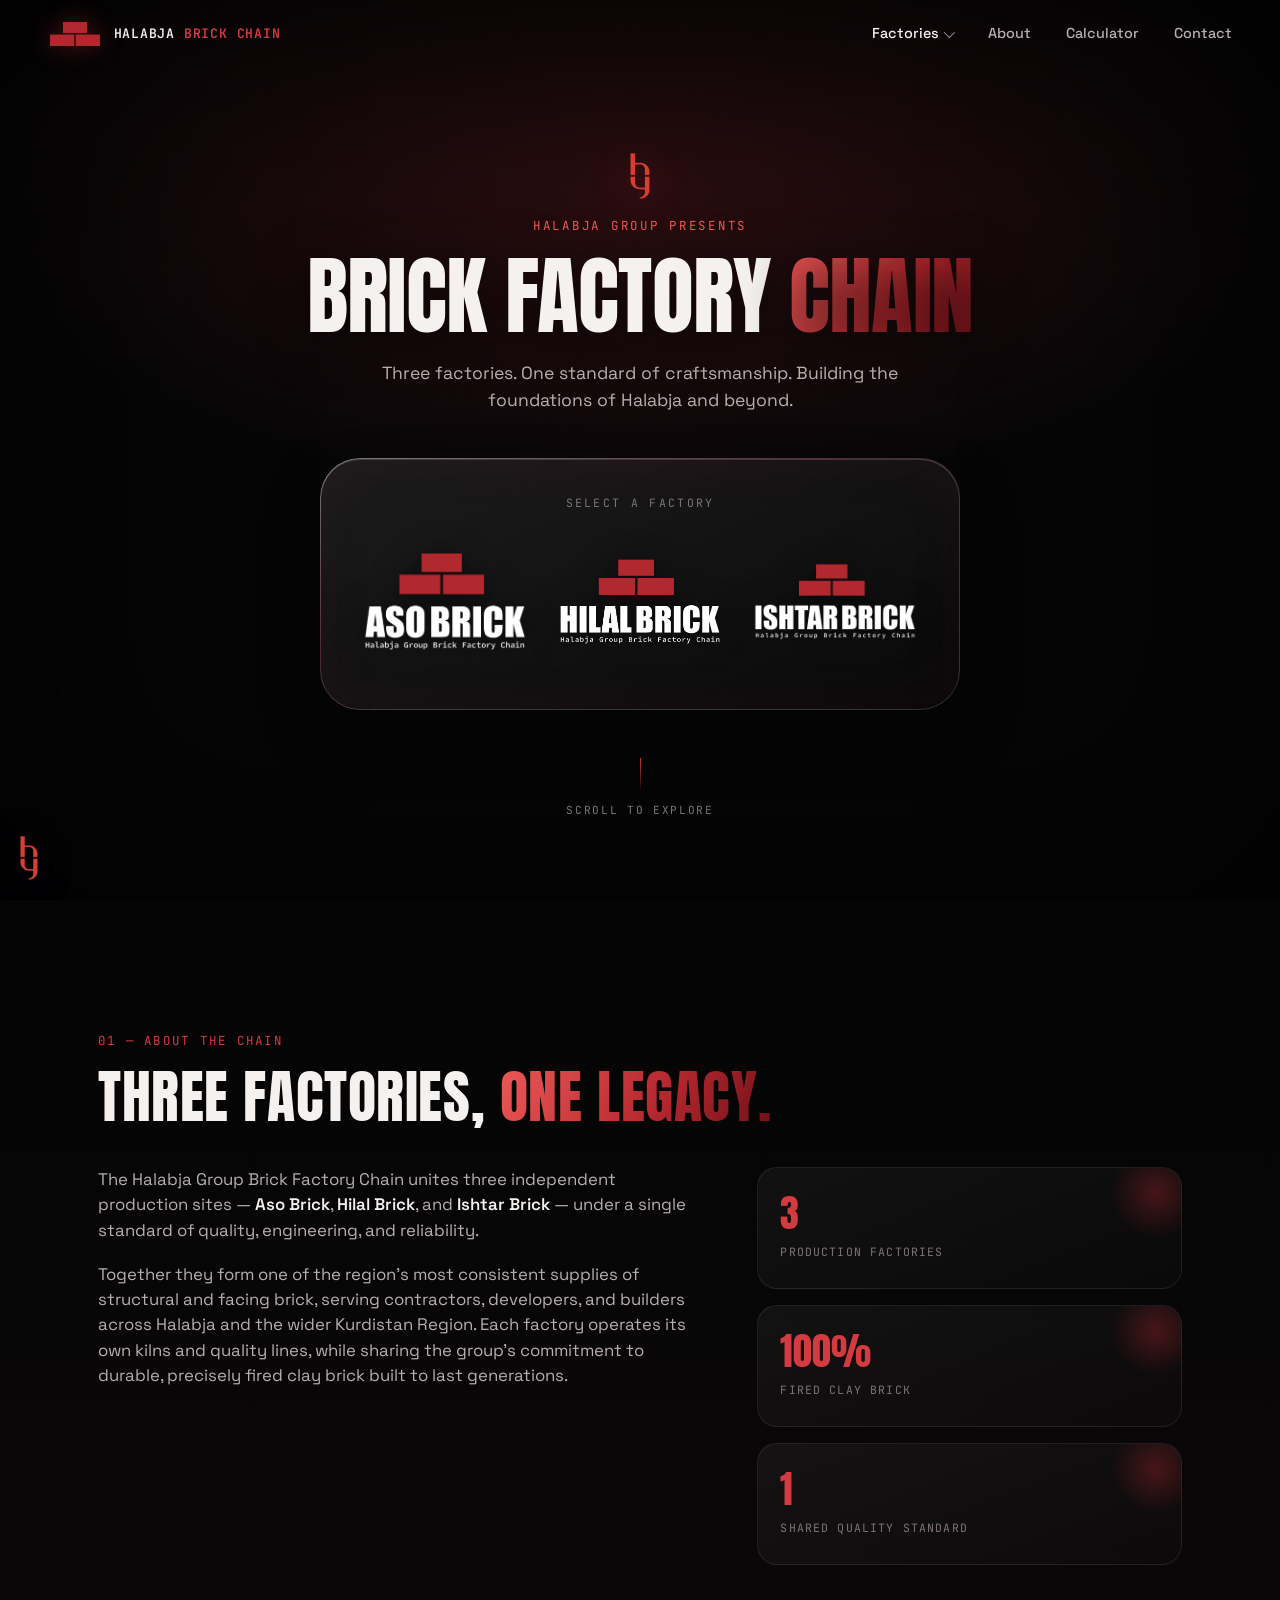
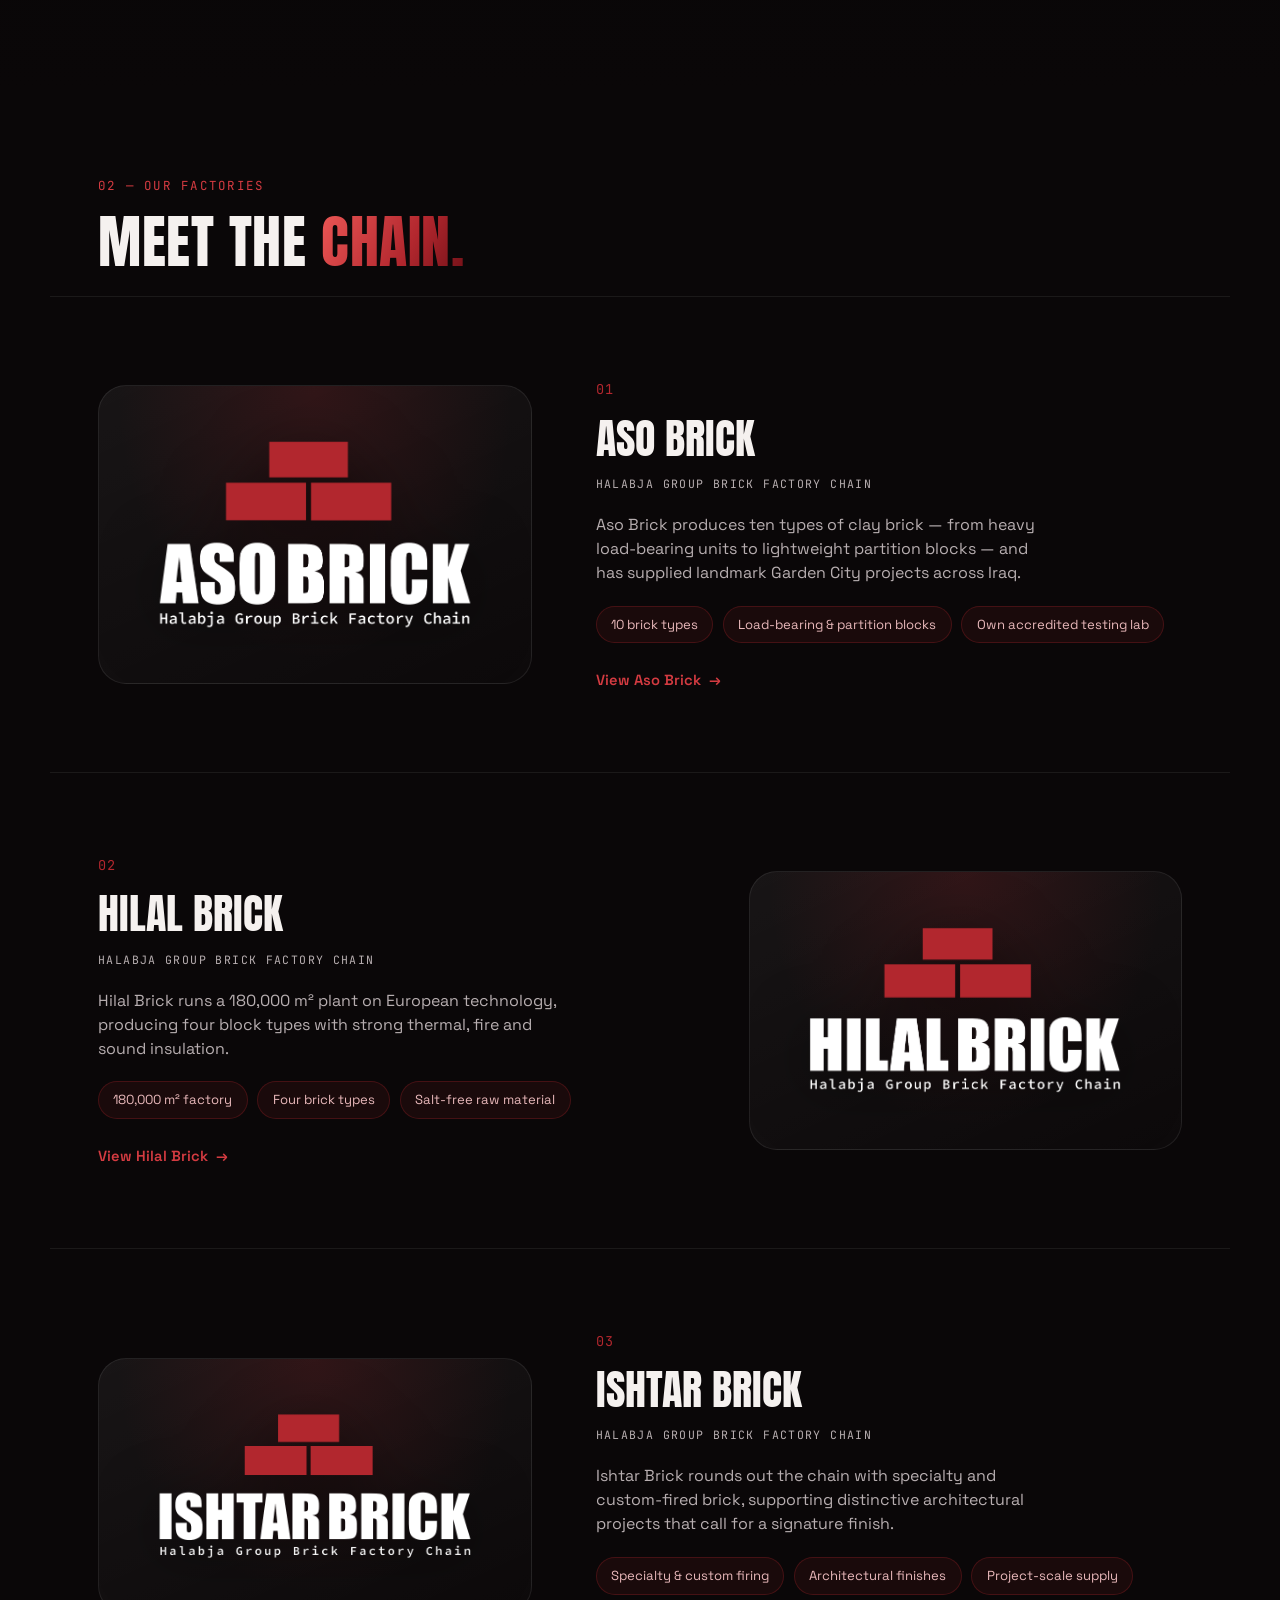
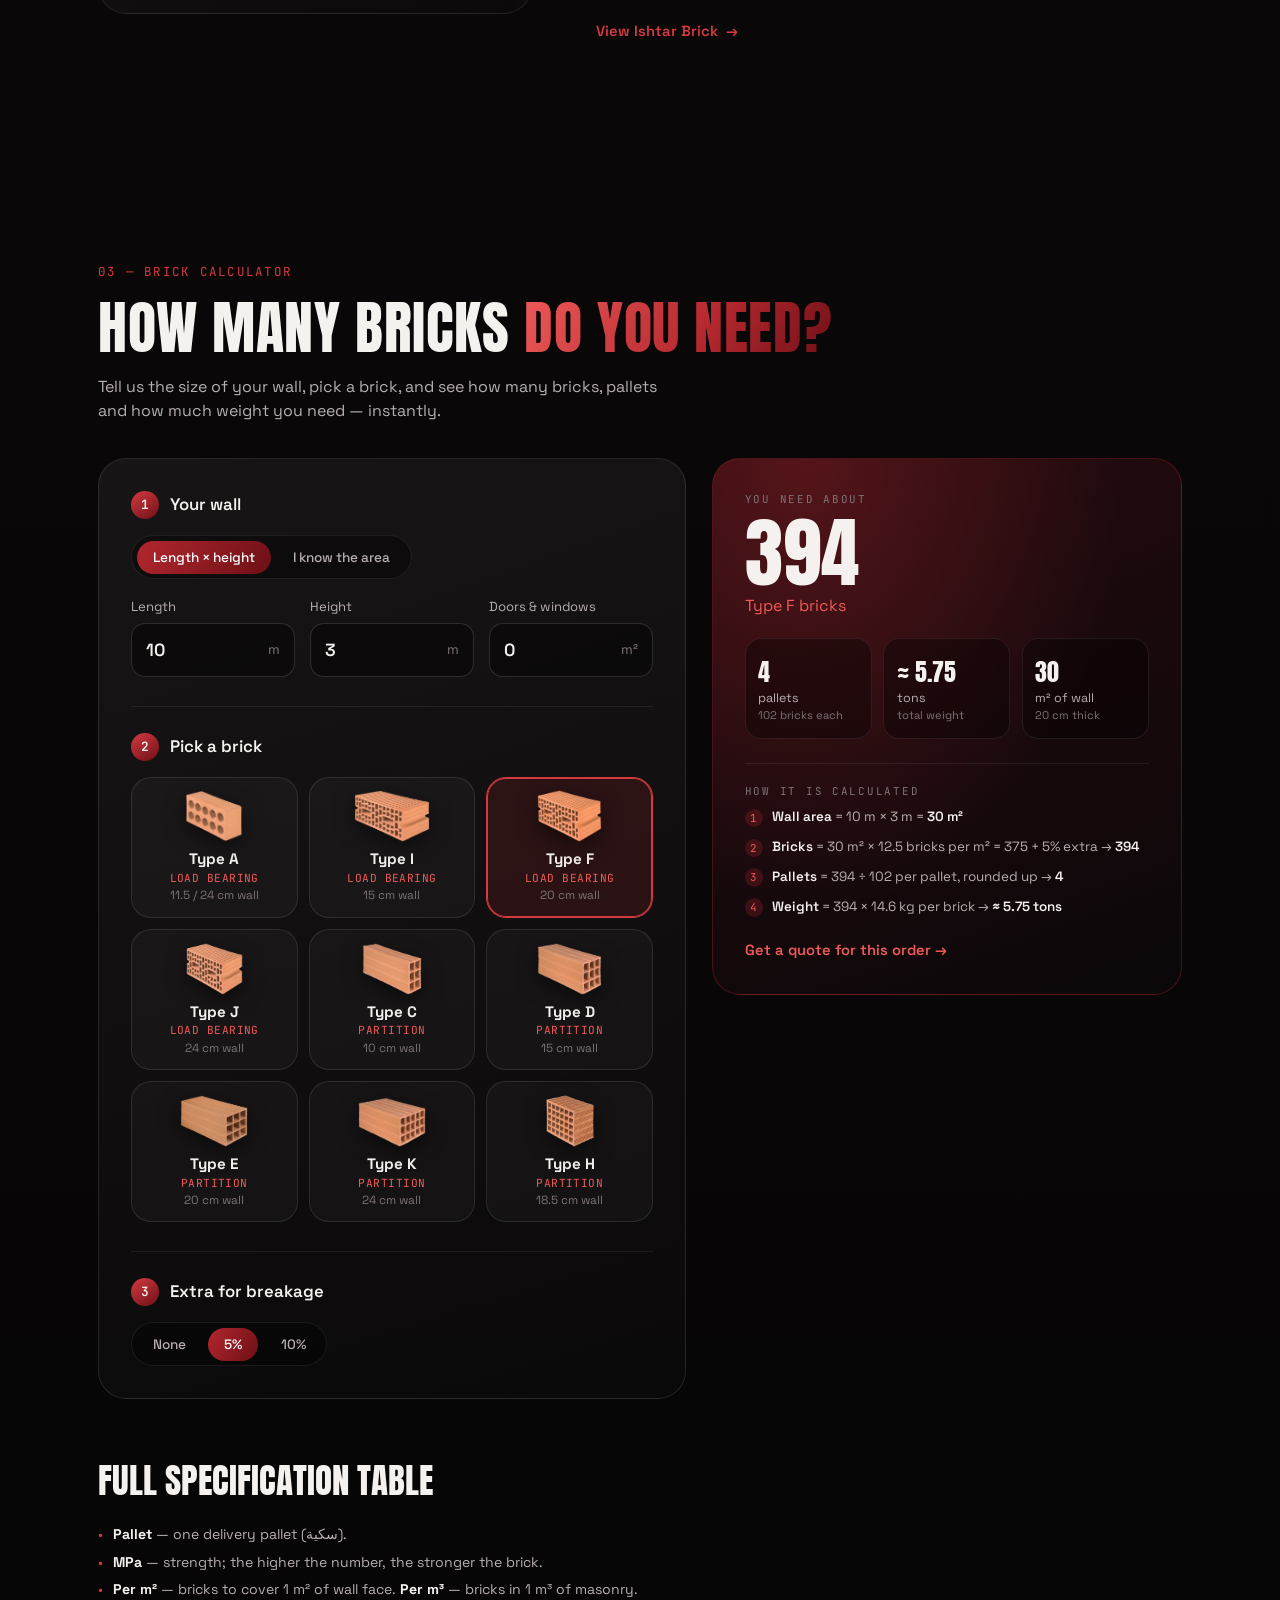
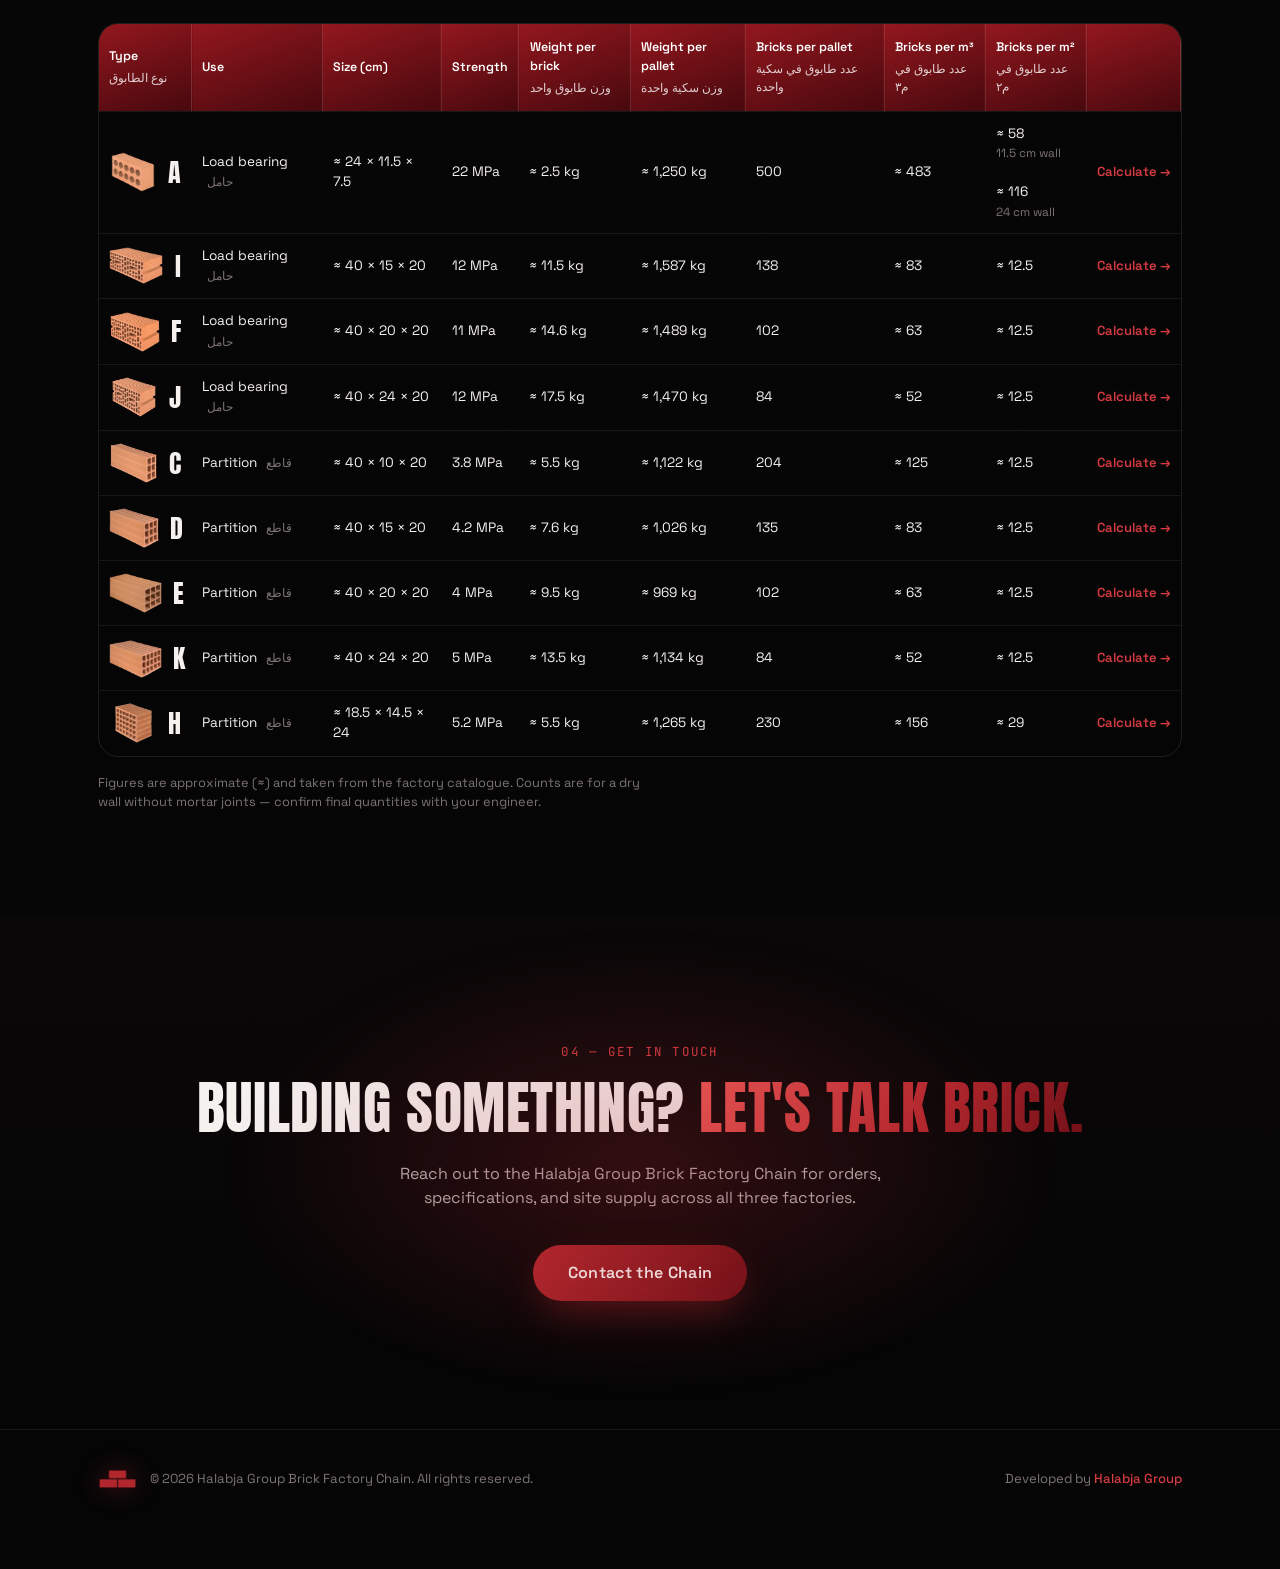
<file: index.html>
<!DOCTYPE html>
<html lang="en">
<head>
<meta charset="UTF-8">
<meta name="viewport" content="width=device-width, initial-scale=1.0">
<title>Halabja Group Brick Factory Chain</title>
<meta name="description" content="Halabja Group Brick Factory Chain — Aso Brick, Hilal Brick &amp; Ishtar Brick. Three factories, one legacy of quality.">
<link rel="preconnect" href="https://fonts.googleapis.com">
<link rel="preconnect" href="https://fonts.gstatic.com" crossorigin>
<link href="https://fonts.googleapis.com/css2?family=Anton&family=Space+Grotesk:wght@400;500;600;700&family=JetBrains+Mono:wght@400;500;600&display=swap" rel="stylesheet">
<link rel="stylesheet" href="styles.css">
</head>
<body>

<div class="noise-overlay"></div>

<header class="site-header" id="siteHeader">
  <div class="header-inner">
    <a href="index.html" class="brand">
      <img src="assets/logos/brick-icon.png" alt="" class="brand-mark">
      <span class="brand-text">HALABJA <em>BRICK CHAIN</em></span>
    </a>
    <nav class="main-nav">
      <div class="nav-item">
        <a href="index.html#factories">Factories <span class="nav-caret"></span></a>
        <div class="nav-dropdown">
          <a href="aso.html"><img src="assets/logos/aso-logo.png" alt="">Aso Brick</a>
          <a href="hilal.html"><img src="assets/logos/hilal-logo.png" alt="">Hilal Brick</a>
          <a href="ishtar.html"><img src="assets/logos/ishtar-logo.png" alt="">Ishtar Brick</a>
        </div>
      </div>
      <a href="index.html#about">About</a>
      <a href="index.html#calculator">Calculator</a>
      <a href="index.html#contact">Contact</a>
    </nav>
    <button class="nav-toggle" id="navToggle" aria-label="Toggle menu" aria-expanded="false">
      <span></span><span></span><span></span>
    </button>
  </div>
  <nav class="mobile-nav" id="mobileNav">
    <div class="mobile-nav-item" id="mobileFactoriesItem">
      <div class="mobile-nav-item-head">
        <a href="index.html#factories">Factories</a>
        <button class="mobile-nav-caret-btn" id="mobileFactoriesToggle" aria-label="Toggle factories submenu" aria-expanded="false">
          <svg viewBox="0 0 12 12" fill="none"><path d="M2 4l4 4 4-4" stroke="currentColor" stroke-width="1.5" stroke-linecap="round" stroke-linejoin="round"/></svg>
        </button>
      </div>
      <div class="mobile-nav-sub">
        <a href="aso.html"><img src="assets/logos/aso-logo.png" alt="">Aso Brick</a>
        <a href="hilal.html"><img src="assets/logos/hilal-logo.png" alt="">Hilal Brick</a>
        <a href="ishtar.html"><img src="assets/logos/ishtar-logo.png" alt="">Ishtar Brick</a>
      </div>
    </div>
    <a href="index.html#about">About</a>
    <a href="index.html#calculator">Calculator</a>
    <a href="index.html#contact">Contact</a>
  </nav>
</header>

<section class="hero" id="top">
  <div class="hero-video-wrap">
    <video class="hero-video" autoplay muted loop playsinline poster="">
      <source src="assets/video/hero-bg.mp4" type="video/mp4">
    </video>
    <div class="hero-scrim"></div>
    <div class="hero-vignette"></div>
  </div>

  <div class="hero-content">
    <img src="assets/logos/halabja-group-mark-red.png" alt="Halabja Group" class="parent-mark">
    <p class="eyebrow">Halabja Group presents</p>
    <h1 class="hero-title">Brick Factory <span class="accent-text">Chain</span></h1>
    <p class="hero-sub">Three factories. One standard of craftsmanship. Building the foundations of Halabja and beyond.</p>

    <div class="glass-panel" id="glassPanel">
      <p class="glass-label">Select a Factory</p>
      <div class="factory-tiles">
        <a class="factory-tile" href="aso.html">
          <span class="tile-glow"></span>
          <img src="assets/logos/aso-logo.png" alt="Aso Brick logo" loading="lazy">
        </a>
        <a class="factory-tile" href="hilal.html">
          <span class="tile-glow"></span>
          <img src="assets/logos/hilal-logo.png" alt="Hilal Brick logo" loading="lazy">
        </a>
        <a class="factory-tile" href="ishtar.html">
          <span class="tile-glow"></span>
          <img src="assets/logos/ishtar-logo.png" alt="Ishtar Brick logo" loading="lazy">
        </a>
      </div>
    </div>

    <a href="#about" class="scroll-cue" aria-label="Scroll to explore">
      <span class="scroll-cue-line"></span>
      <span>Scroll to explore</span>
    </a>
  </div>
</section>

<section class="about" id="about">
  <div class="section-inner">
    <p class="kicker">01 — About the Chain</p>
    <h2 class="section-title">Three factories, <span class="accent-text">one legacy.</span></h2>
    <div class="about-grid">
      <div class="about-copy">
        <p>The Halabja Group Brick Factory Chain unites three independent production sites — <strong>Aso Brick</strong>, <strong>Hilal Brick</strong>, and <strong>Ishtar Brick</strong> — under a single standard of quality, engineering, and reliability.</p>
        <p>Together they form one of the region's most consistent supplies of structural and facing brick, serving contractors, developers, and builders across Halabja and the wider Kurdistan Region. Each factory operates its own kilns and quality lines, while sharing the group's commitment to durable, precisely fired clay brick built to last generations.</p>
      </div>
      <div class="about-stats">
        <div class="stat-card">
          <span class="stat-number">3</span>
          <span class="stat-label">Production Factories</span>
        </div>
        <div class="stat-card">
          <span class="stat-number">100%</span>
          <span class="stat-label">Fired Clay Brick</span>
        </div>
        <div class="stat-card">
          <span class="stat-number">1</span>
          <span class="stat-label">Shared Quality Standard</span>
        </div>
      </div>
    </div>
  </div>
</section>

<section class="factories" id="factories">
  <div class="section-inner">
    <p class="kicker">02 — Our Factories</p>
    <h2 class="section-title">Meet the <span class="accent-text">chain.</span></h2>
  </div>

  <div class="factory-block" id="aso">
    <div class="factory-media">
      <img src="assets/logos/aso-logo.png" alt="Aso Brick" class="factory-logo-lg" loading="lazy">
    </div>
    <div class="factory-copy">
      <span class="factory-index">01</span>
      <h3>Aso Brick</h3>
      <p class="factory-tagline">Halabja Group Brick Factory Chain</p>
      <p>Aso Brick produces ten types of clay brick — from heavy load-bearing units to lightweight partition blocks — and has supplied landmark Garden City projects across Iraq.</p>
      <ul class="factory-features">
        <li>10 brick types</li>
        <li>Load-bearing &amp; partition blocks</li>
        <li>Own accredited testing lab</li>
      </ul>
      <a href="aso.html" class="factory-link">View Aso Brick <span aria-hidden="true">→</span></a>
    </div>
  </div>

  <div class="factory-block reverse" id="hilal">
    <div class="factory-media">
      <img src="assets/logos/hilal-logo.png" alt="Hilal Brick" class="factory-logo-lg" loading="lazy">
    </div>
    <div class="factory-copy">
      <span class="factory-index">02</span>
      <h3>Hilal Brick</h3>
      <p class="factory-tagline">Halabja Group Brick Factory Chain</p>
      <p>Hilal Brick runs a 180,000 m² plant on European technology, producing four block types with strong thermal, fire and sound insulation.</p>
      <ul class="factory-features">
        <li>180,000 m² factory</li>
        <li>Four brick types</li>
        <li>Salt-free raw material</li>
      </ul>
      <a href="hilal.html" class="factory-link">View Hilal Brick <span aria-hidden="true">→</span></a>
    </div>
  </div>

  <div class="factory-block" id="ishtar">
    <div class="factory-media">
      <img src="assets/logos/ishtar-logo.png" alt="Ishtar Brick" class="factory-logo-lg" loading="lazy">
    </div>
    <div class="factory-copy">
      <span class="factory-index">03</span>
      <h3>Ishtar Brick</h3>
      <p class="factory-tagline">Halabja Group Brick Factory Chain</p>
      <p>Ishtar Brick rounds out the chain with specialty and custom-fired brick, supporting distinctive architectural projects that call for a signature finish.</p>
      <ul class="factory-features">
        <li>Specialty &amp; custom firing</li>
        <li>Architectural finishes</li>
        <li>Project-scale supply</li>
      </ul>
      <a href="ishtar.html" class="factory-link">View Ishtar Brick <span aria-hidden="true">→</span></a>
    </div>
  </div>
</section>

<section class="specs" id="calculator">
  <div class="section-inner">
    <p class="kicker">03 — Brick Calculator</p>
    <h2 class="section-title">How many bricks <span class="accent-text">do you need?</span></h2>
    <p class="specs-lead">Tell us the size of your wall, pick a brick, and see how many bricks, pallets and how much weight you need — instantly.</p>

    <div class="calc">
      <div class="calc-inputs" id="calcInputs">
        <div class="calc-step">
          <h3><span class="step-num">1</span>Your wall</h3>
          <div class="seg" id="modeSeg">
            <button class="active" data-mode="size">Length × height</button>
            <button data-mode="area">I know the area</button>
          </div>
          <div class="calc-fields" id="fieldsSize">
            <label>Length <span class="field"><input type="number" id="inLength" value="10" min="0" step="0.1" inputmode="decimal"><i>m</i></span></label>
            <label>Height <span class="field"><input type="number" id="inHeight" value="3" min="0" step="0.1" inputmode="decimal"><i>m</i></span></label>
            <label>Doors &amp; windows <span class="field"><input type="number" id="inOpenings" value="0" min="0" step="0.1" inputmode="decimal"><i>m²</i></span></label>
          </div>
          <div class="calc-fields" id="fieldsArea" hidden>
            <label>Wall area <span class="field"><input type="number" id="inArea" value="30" min="0" step="0.5" inputmode="decimal"><i>m²</i></span></label>
          </div>
        </div>

        <div class="calc-step">
          <h3><span class="step-num">2</span>Pick a brick</h3>
          <div class="brick-picker" id="brickPicker"></div>
          <div class="thickness" id="thicknessWrap" hidden>
            <span>Wall thickness for Type A</span>
            <div class="seg" id="thicknessSeg"></div>
          </div>
        </div>

        <div class="calc-step">
          <h3><span class="step-num">3</span>Extra for breakage</h3>
          <div class="seg" id="wasteSeg">
            <button data-waste="0">None</button>
            <button class="active" data-waste="5">5%</button>
            <button data-waste="10">10%</button>
          </div>
        </div>
      </div>

      <aside class="calc-result" id="calcResult" aria-live="polite"></aside>
    </div>

    <h3 class="table-title">Full specification table</h3>
    <ul class="table-legend">
      <li><b>Pallet</b> — one delivery pallet <span lang="ar" dir="rtl">(سكية)</span>.</li>
      <li><b>MPa</b> — strength; the higher the number, the stronger the brick.</li>
      <li><b>Per m²</b> — bricks to cover 1 m² of wall face. <b>Per m³</b> — bricks in 1 m³ of masonry.</li>
    </ul>
    <div class="table-wrap">
      <table class="spec-table" id="specTable">
        <thead>
          <tr>
            <th>Type<small lang="ar" dir="rtl">نوع الطابوق</small></th>
            <th>Use</th>
            <th>Size (cm)</th>
            <th>Strength</th>
            <th>Weight per brick<small lang="ar" dir="rtl">وزن طابوق واحد</small></th>
            <th>Weight per pallet<small lang="ar" dir="rtl">وزن سكية واحدة</small></th>
            <th>Bricks per pallet<small lang="ar" dir="rtl">عدد طابوق في سكية واحدة</small></th>
            <th>Bricks per m³<small lang="ar" dir="rtl">عدد طابوق في م٣</small></th>
            <th>Bricks per m²<small lang="ar" dir="rtl">عدد طابوق في م٢</small></th>
            <th></th>
          </tr>
        </thead>
        <tbody></tbody>
      </table>
    </div>
    <p class="table-note">Figures are approximate (≈) and taken from the factory catalogue. Counts are for a dry wall without mortar joints — confirm final quantities with your engineer.</p>
  </div>
</section>

<section class="cta" id="contact">
  <div class="cta-glow"></div>
  <div class="section-inner cta-inner">
    <p class="kicker">04 — Get in Touch</p>
    <h2 class="section-title">Building something? <span class="accent-text">Let's talk brick.</span></h2>
    <p class="cta-sub">Reach out to the Halabja Group Brick Factory Chain for orders, specifications, and site supply across all three factories.</p>
    <a class="cta-button" href="mailto:info@halabjagroup.com">
      <span>Contact the Chain</span>
    </a>
  </div>
</section>

<footer class="site-footer">
  <div class="footer-inner">
    <div class="footer-row">
      <img src="assets/logos/brick-icon.png" alt="" class="brand-mark small">
      <p>&copy; <span id="year"></span> Halabja Group Brick Factory Chain. All rights reserved.</p>
    </div>
    <p class="footer-credit">Developed by <a href="https://www.halabjagroup.com" target="_blank" rel="noopener">Halabja Group</a></p>
  </div>
</footer>

<a class="hg-badge" href="https://www.halabjagroup.com" target="_blank" rel="noopener" aria-label="Halabja Group">
  <img src="assets/logos/halabja-group-mark-red.png" alt="">
</a>

<script src="script.js"></script>
<script src="calculator.js"></script>
</body>
</html>
</file>
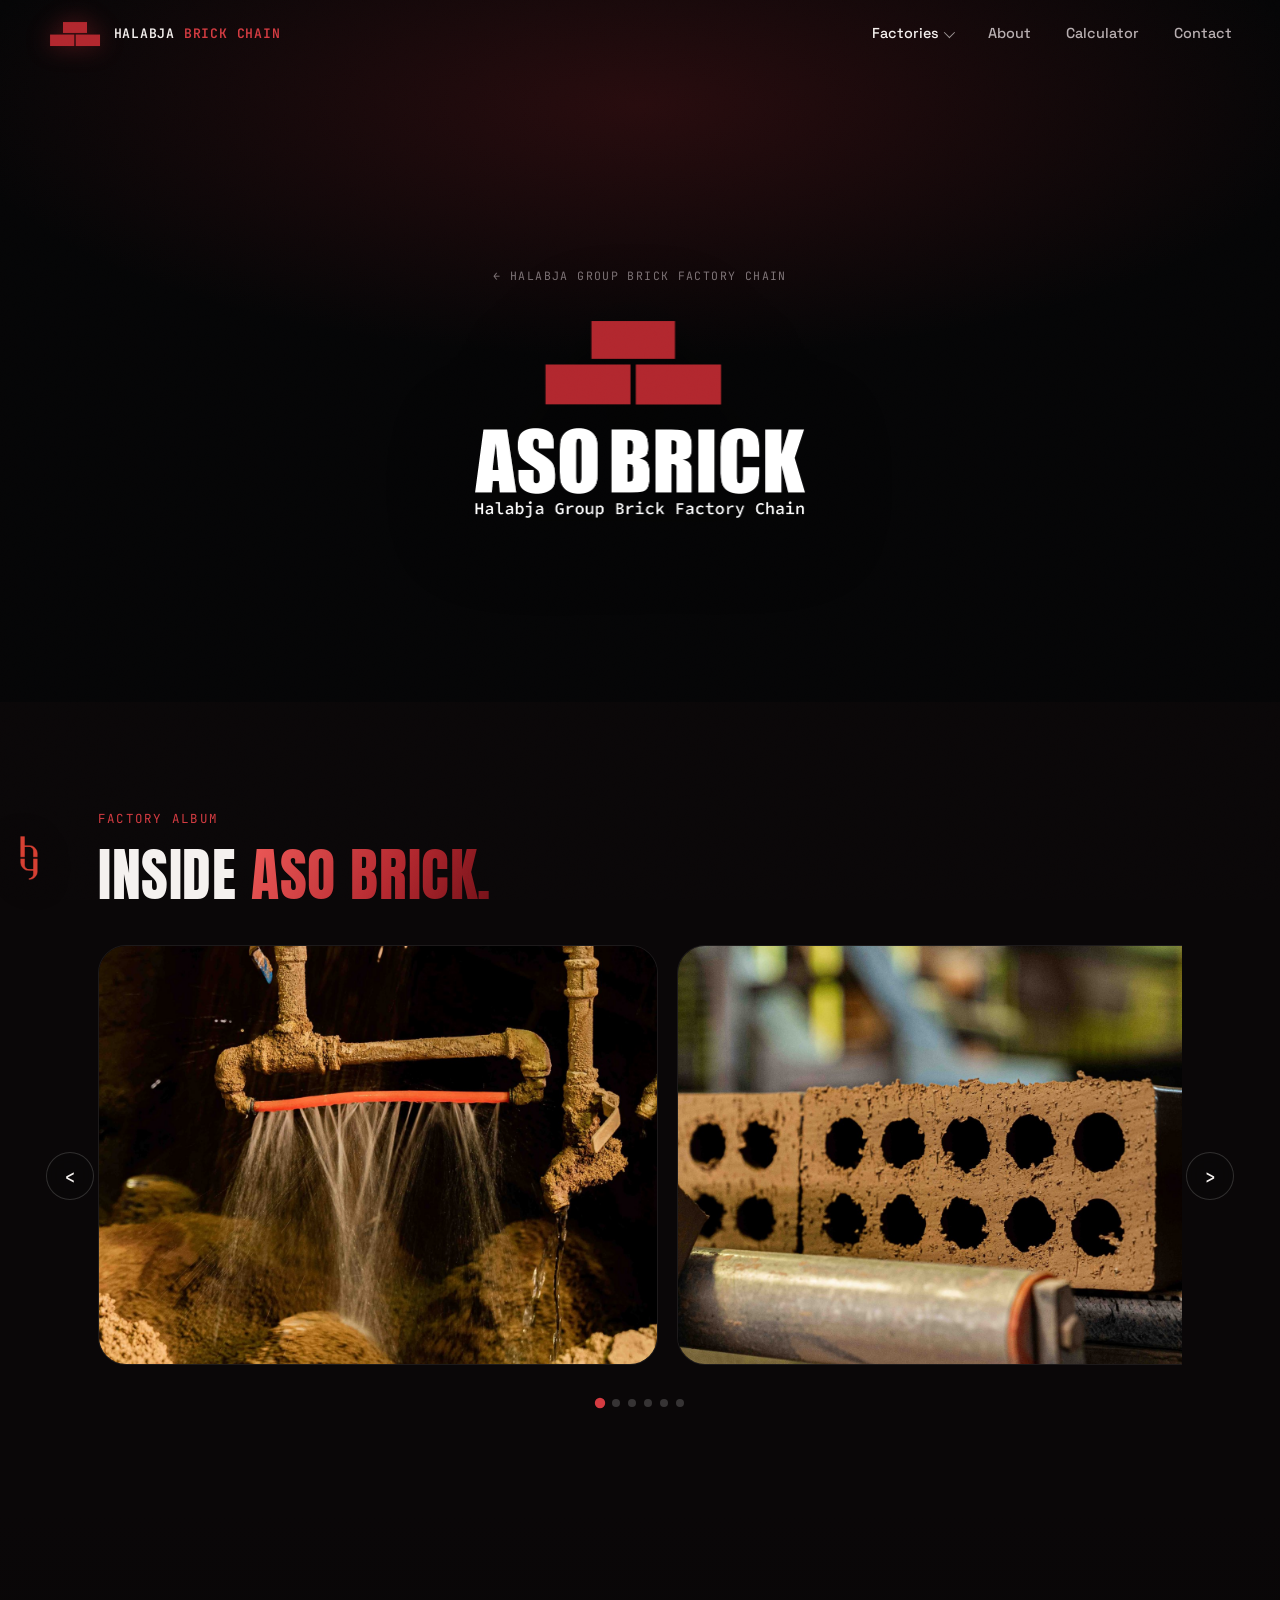
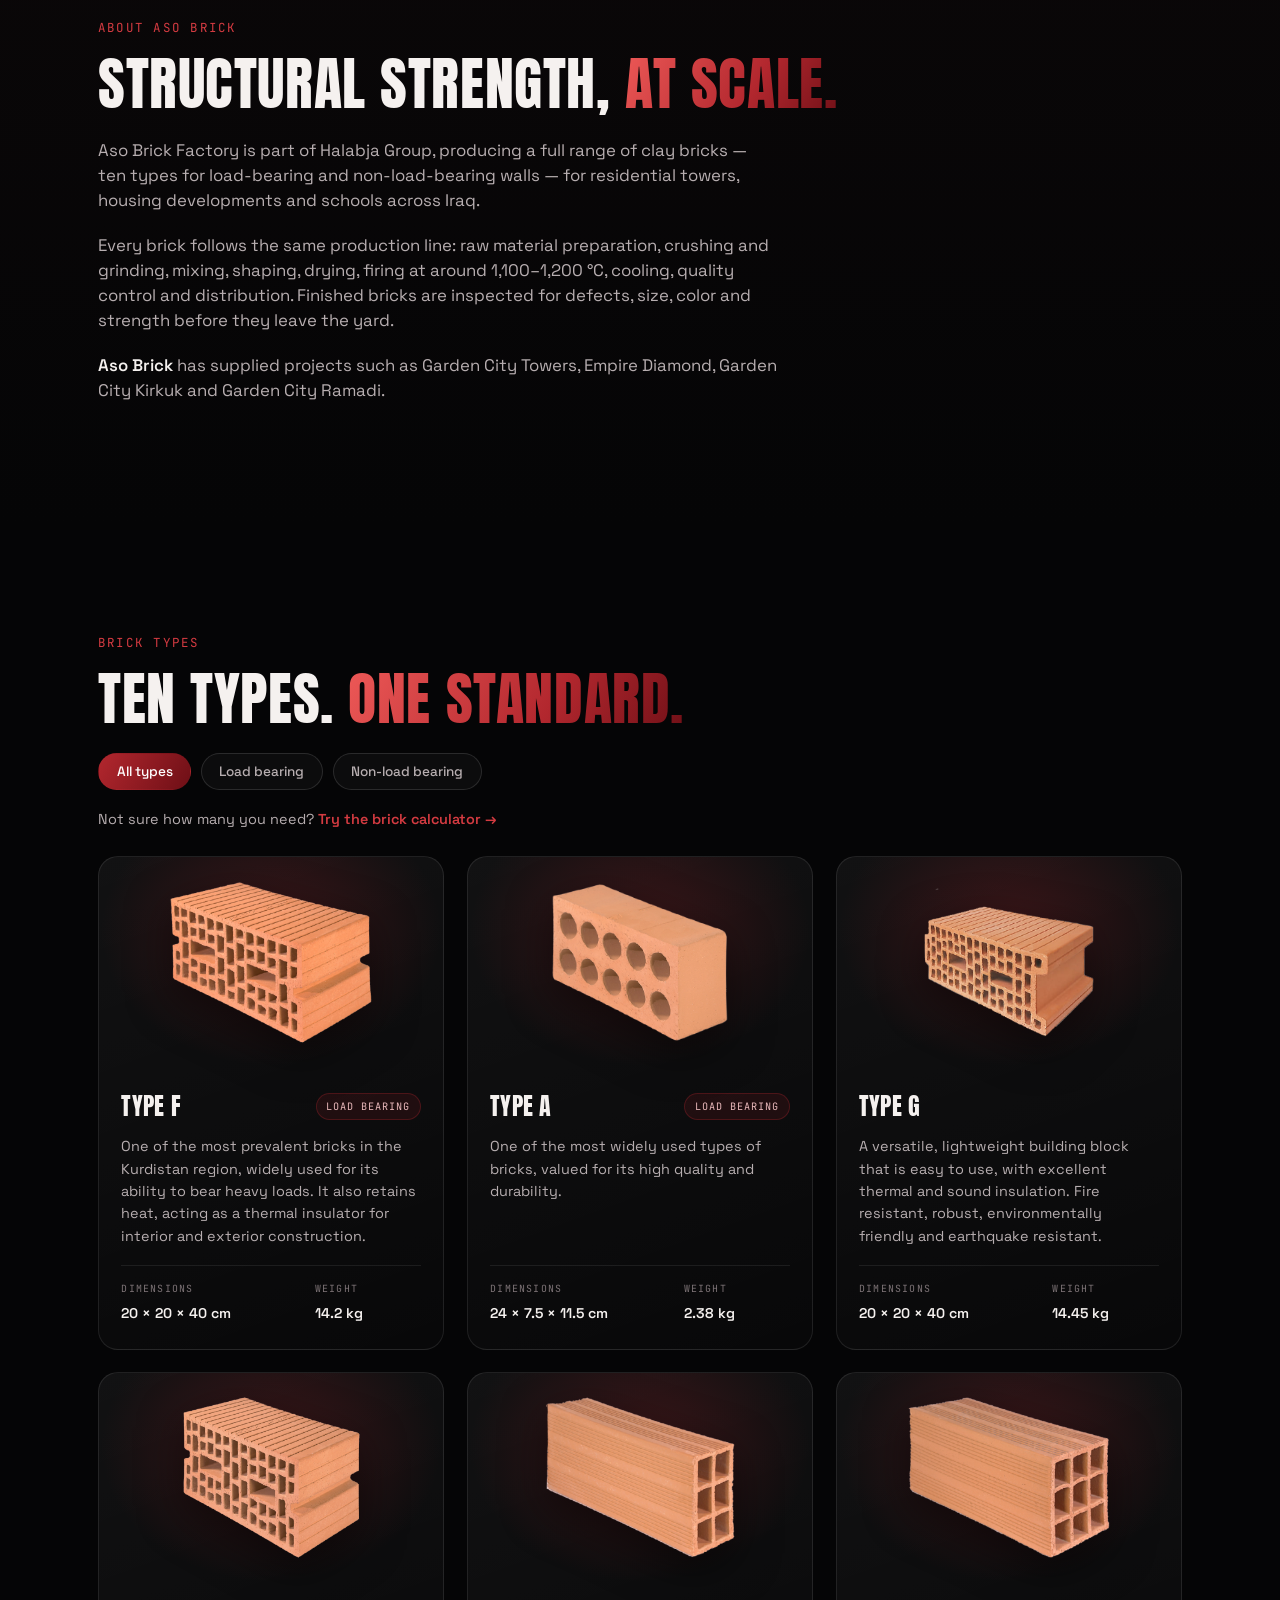
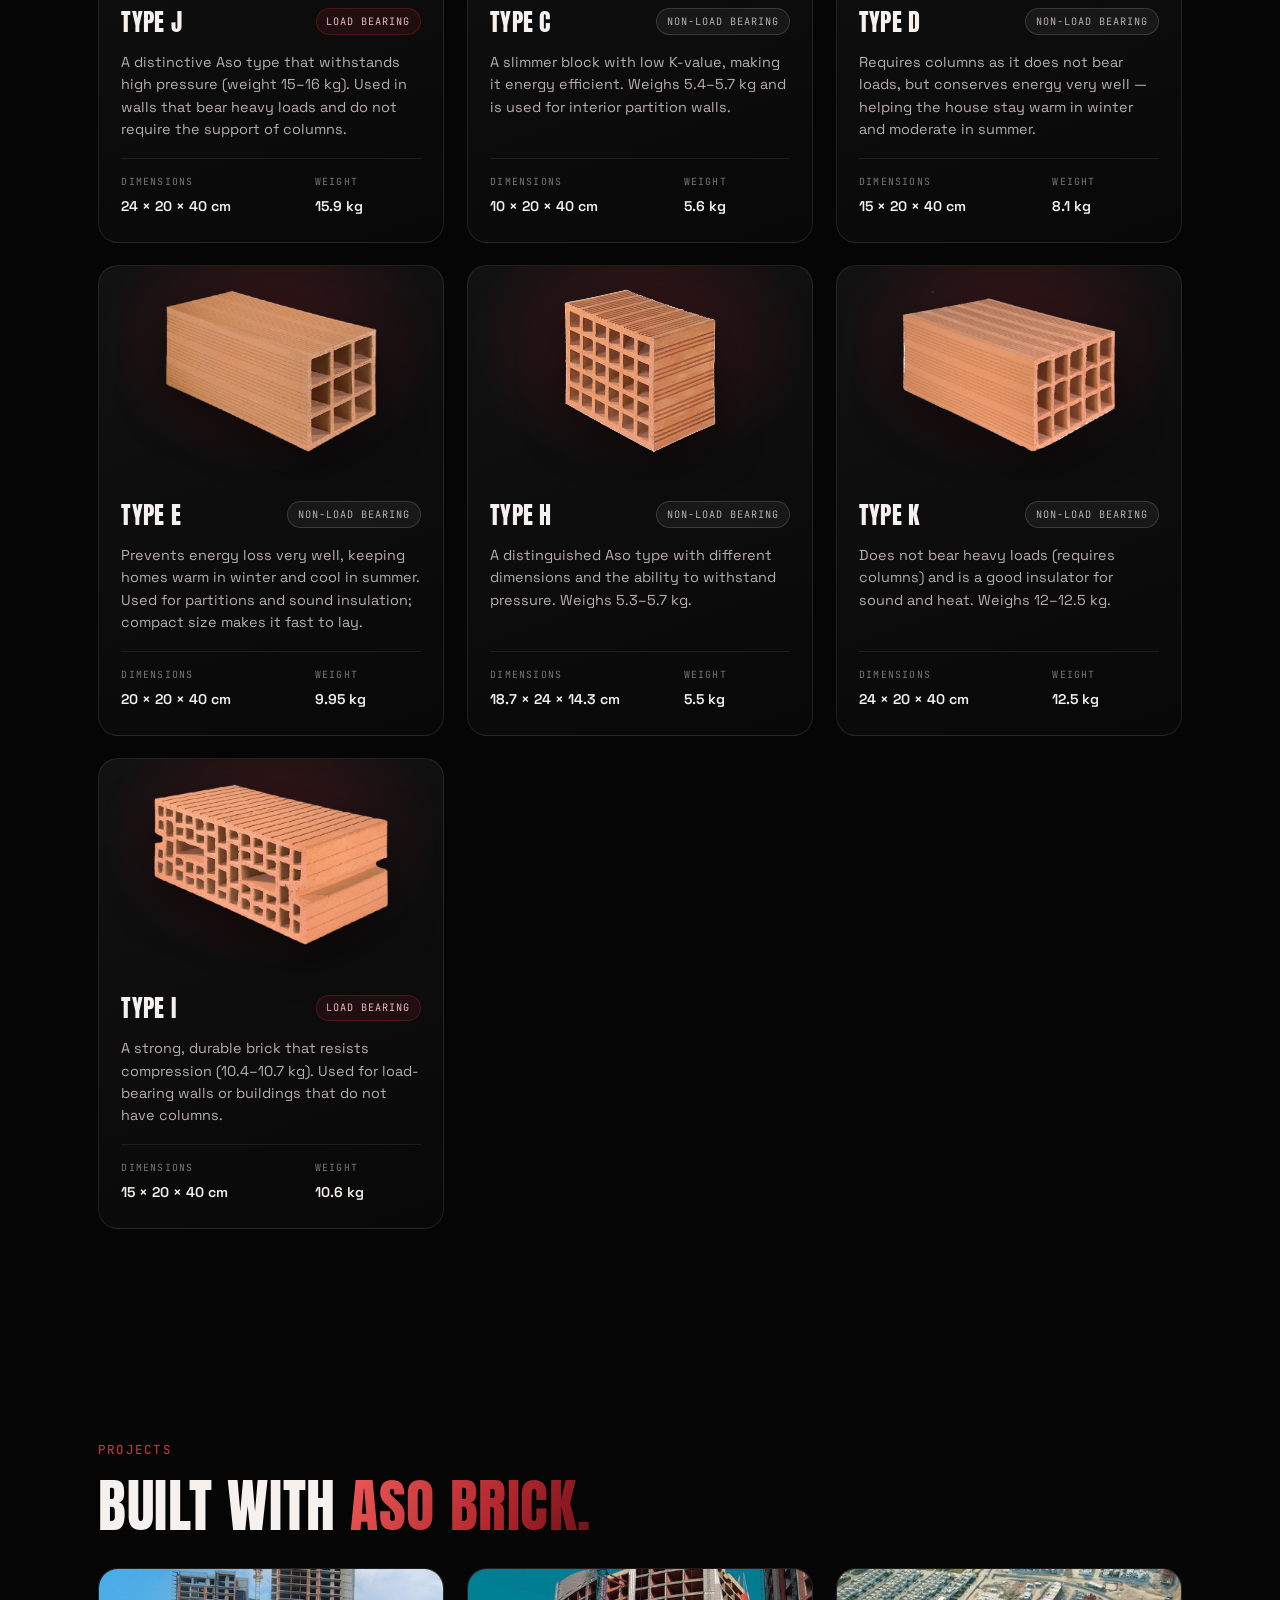
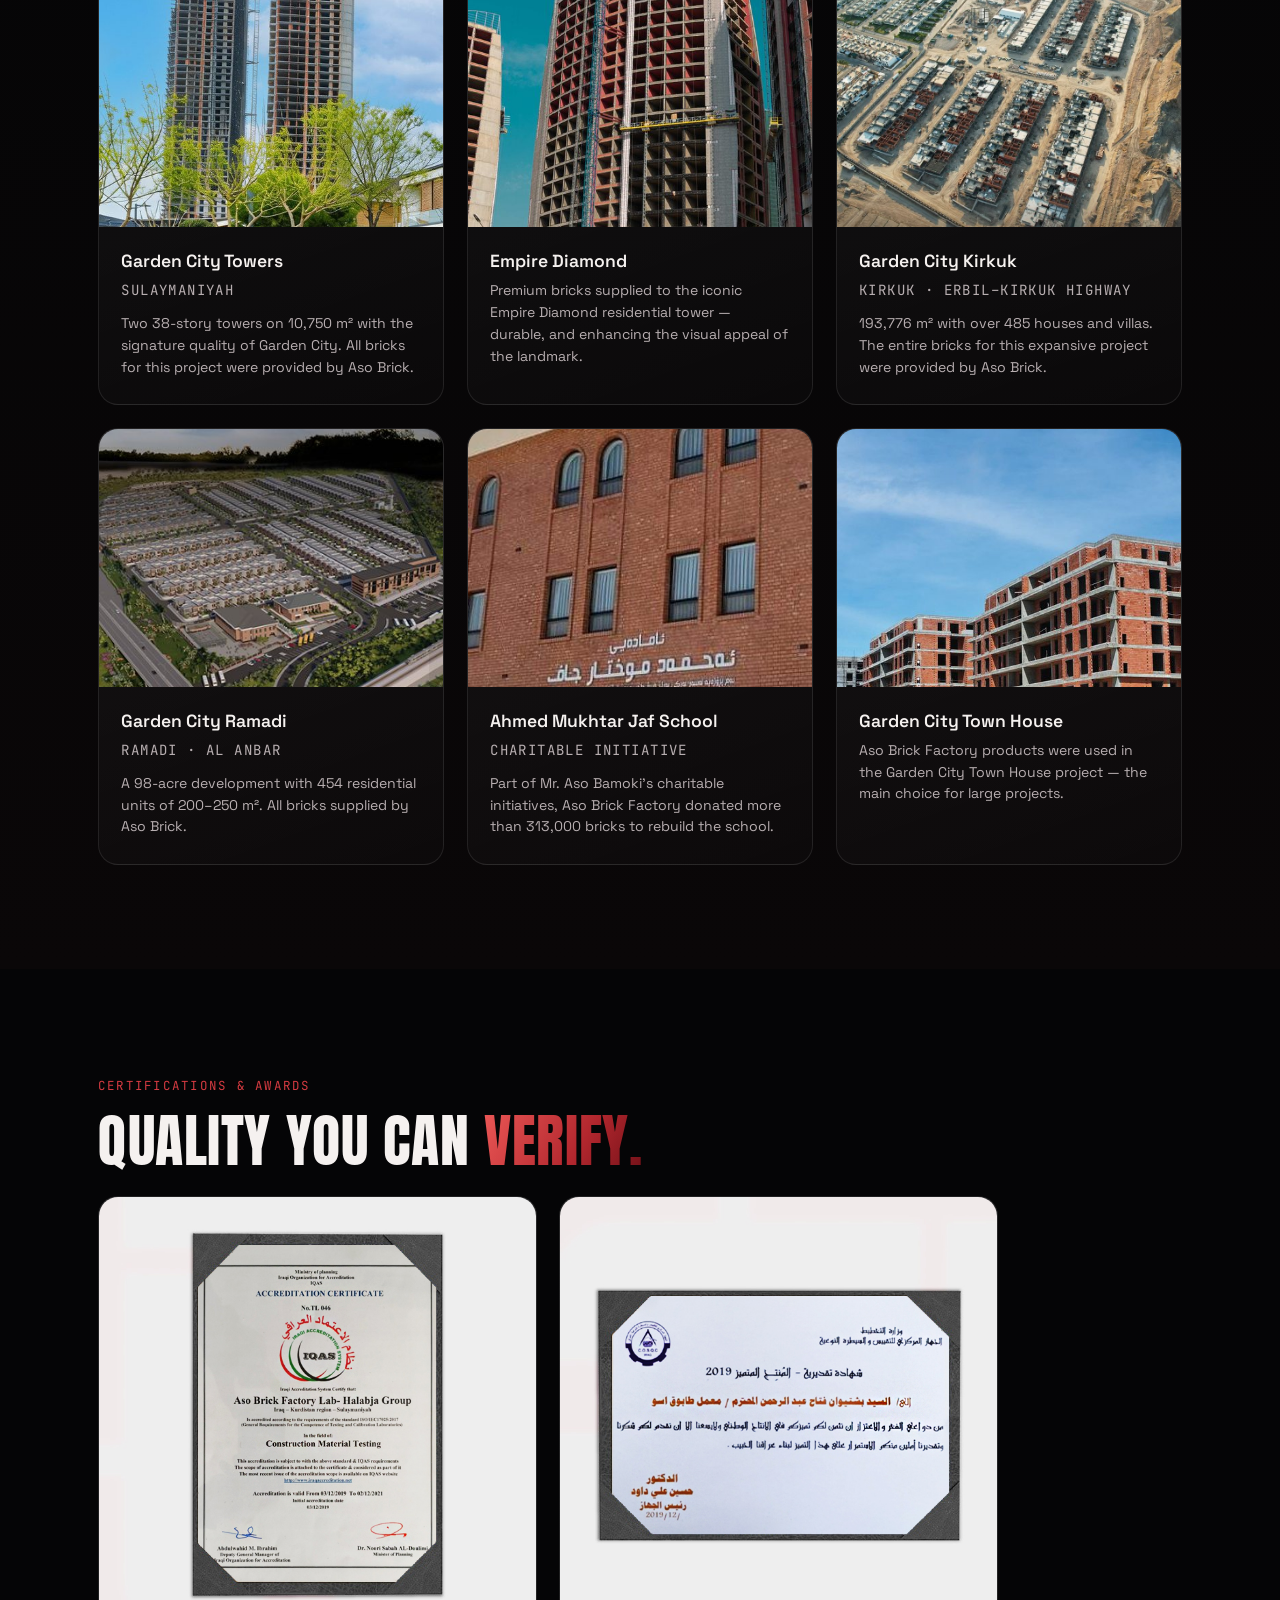
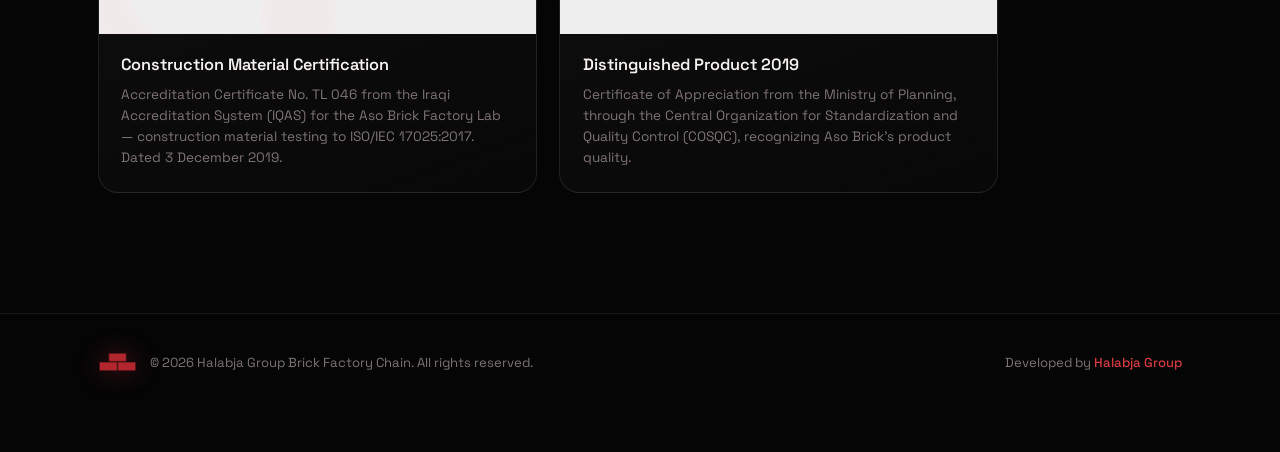
<file: aso.html>
<!DOCTYPE html>
<html lang="en">
<head>
<meta charset="UTF-8">
<meta name="viewport" content="width=device-width, initial-scale=1.0">
<title>Aso Brick — Halabja Group Brick Factory Chain</title>
<meta name="description" content="Aso Brick — ten types of load-bearing and non-load-bearing clay brick from the Halabja Group Brick Factory Chain — types, projects, factory album and certificates.">
<link rel="preconnect" href="https://fonts.googleapis.com">
<link rel="preconnect" href="https://fonts.gstatic.com" crossorigin>
<link href="https://fonts.googleapis.com/css2?family=Anton&family=Space+Grotesk:wght@400;500;600;700&family=JetBrains+Mono:wght@400;500;600&display=swap" rel="stylesheet">
<link rel="stylesheet" href="styles.css">
</head>
<body>

<div class="noise-overlay"></div>

<header class="site-header" id="siteHeader">
  <div class="header-inner">
    <a href="index.html" class="brand">
      <img src="assets/logos/brick-icon.png" alt="" class="brand-mark">
      <span class="brand-text">HALABJA <em>BRICK CHAIN</em></span>
    </a>
    <nav class="main-nav">
      <div class="nav-item">
        <a href="index.html#factories">Factories <span class="nav-caret"></span></a>
        <div class="nav-dropdown">
          <a href="aso.html"><img src="assets/logos/aso-logo.png" alt="">Aso Brick</a>
          <a href="hilal.html"><img src="assets/logos/hilal-logo.png" alt="">Hilal Brick</a>
          <a href="ishtar.html"><img src="assets/logos/ishtar-logo.png" alt="">Ishtar Brick</a>
        </div>
      </div>
      <a href="index.html#about">About</a>
      <a href="index.html#calculator">Calculator</a>
      <a href="index.html#contact">Contact</a>
    </nav>
    <button class="nav-toggle" id="navToggle" aria-label="Toggle menu" aria-expanded="false">
      <span></span><span></span><span></span>
    </button>
  </div>
  <nav class="mobile-nav" id="mobileNav">
    <div class="mobile-nav-item" id="mobileFactoriesItem">
      <div class="mobile-nav-item-head">
        <a href="index.html#factories">Factories</a>
        <button class="mobile-nav-caret-btn" id="mobileFactoriesToggle" aria-label="Toggle factories submenu" aria-expanded="false">
          <svg viewBox="0 0 12 12" fill="none"><path d="M2 4l4 4 4-4" stroke="currentColor" stroke-width="1.5" stroke-linecap="round" stroke-linejoin="round"/></svg>
        </button>
      </div>
      <div class="mobile-nav-sub">
        <a href="aso.html"><img src="assets/logos/aso-logo.png" alt="">Aso Brick</a>
        <a href="hilal.html"><img src="assets/logos/hilal-logo.png" alt="">Hilal Brick</a>
        <a href="ishtar.html"><img src="assets/logos/ishtar-logo.png" alt="">Ishtar Brick</a>
      </div>
    </div>
    <a href="index.html#about">About</a>
    <a href="index.html#calculator">Calculator</a>
    <a href="index.html#contact">Contact</a>
  </nav>
</header>

<section class="factory-hero" id="top">
  <div class="factory-hero-video-wrap">
    <video class="factory-hero-video" autoplay muted loop playsinline>
      <source src="assets/video/hero-bg.mp4" type="video/mp4">
    </video>
    <div class="factory-hero-scrim"></div>
  </div>
  <div class="factory-hero-content">
    <a href="index.html" class="back-link">← Halabja Group Brick Factory Chain</a>
    <img src="assets/logos/aso-logo.png" alt="Aso Brick" class="factory-hero-logo">
  </div>
</section>

<section class="carousel-section">
  <div class="section-inner">
    <p class="kicker">Factory Album</p>
    <h2 class="section-title">Inside <span class="accent-text">Aso Brick.</span></h2>
  </div>
  <div class="carousel" id="carousel">
    <div class="carousel-track">
      <div class="carousel-slide"><img src="assets/aso/album/mixing.jpg" alt="Aso Brick — Mixing at the factory" loading="lazy"></div>
      <div class="carousel-slide"><img src="assets/aso/album/shaping.jpg" alt="Aso Brick — Shaping at the factory" loading="lazy"></div>
      <div class="carousel-slide"><img src="assets/aso/album/drying.jpg" alt="Aso Brick — Drying at the factory" loading="lazy"></div>
      <div class="carousel-slide"><img src="assets/aso/album/firing.jpg" alt="Aso Brick — Firing at the factory" loading="lazy"></div>
      <div class="carousel-slide"><img src="assets/aso/album/cooling.jpg" alt="Aso Brick — Cooling at the factory" loading="lazy"></div>
      <div class="carousel-slide"><img src="assets/aso/album/distribution.jpg" alt="Aso Brick — Distribution at the factory" loading="lazy"></div>
    </div>
    <button class="carousel-btn prev" aria-label="Previous photo">‹</button>
    <button class="carousel-btn next" aria-label="Next photo">›</button>
    <div class="carousel-dots"></div>
  </div>
</section>

<section class="writing-section" id="about">
  <div class="section-inner">
    <p class="kicker">About Aso Brick</p>
    <h2 class="section-title">Structural strength, <span class="accent-text">at scale.</span></h2>
    <div class="writing-copy">
      <p>Aso Brick Factory is part of Halabja Group, producing a full range of clay bricks — ten types for load-bearing and non-load-bearing walls — for residential towers, housing developments and schools across Iraq.</p>
      <p>Every brick follows the same production line: raw material preparation, crushing and grinding, mixing, shaping, drying, firing at around 1,100–1,200 °C, cooling, quality control and distribution. Finished bricks are inspected for defects, size, color and strength before they leave the yard.</p>
      <p><strong>Aso Brick</strong> has supplied projects such as Garden City Towers, Empire Diamond, Garden City Kirkuk and Garden City Ramadi.</p>
    </div>
  </div>
</section>

<section class="types-section" id="types">
  <div class="section-inner">
    <p class="kicker">Brick Types</p>
    <h2 class="section-title">Ten types. <span class="accent-text">One standard.</span></h2>
    <div class="type-filter">
      <button class="active" data-filter="all">All types</button>
      <button data-filter="load">Load bearing</button>
      <button data-filter="non">Non-load bearing</button>
    </div>
    <p class="types-calc">Not sure how many you need? <a href="index.html#calculator">Try the brick calculator →</a></p>
    <div class="types-grid">
      <article class="type-card" data-cat="load">
        <div class="type-visual"><img src="assets/aso/types/type-f.png" alt="Aso Brick Type F" loading="lazy"></div>
        <div class="type-body">
          <div class="type-head"><h4>Type F</h4><span class="type-tag">Load bearing</span></div>
          <p class="type-desc">One of the most prevalent bricks in the Kurdistan region, widely used for its ability to bear heavy loads. It also retains heat, acting as a thermal insulator for interior and exterior construction.</p>
          <div class="type-specs"><div><span>Dimensions</span><b>20 × 20 × 40 cm</b></div><div><span>Weight</span><b>14.2 kg</b></div></div>
        </div>
      </article>
      <article class="type-card" data-cat="load">
        <div class="type-visual"><img src="assets/aso/types/type-a.png" alt="Aso Brick Type A" loading="lazy"></div>
        <div class="type-body">
          <div class="type-head"><h4>Type A</h4><span class="type-tag">Load bearing</span></div>
          <p class="type-desc">One of the most widely used types of bricks, valued for its high quality and durability.</p>
          <div class="type-specs"><div><span>Dimensions</span><b>24 × 7.5 × 11.5 cm</b></div><div><span>Weight</span><b>2.38 kg</b></div></div>
        </div>
      </article>
      <article class="type-card" data-cat="">
        <div class="type-visual"><img src="assets/aso/types/type-g.png" alt="Aso Brick Type G" loading="lazy"></div>
        <div class="type-body">
          <div class="type-head"><h4>Type G</h4></div>
          <p class="type-desc">A versatile, lightweight building block that is easy to use, with excellent thermal and sound insulation. Fire resistant, robust, environmentally friendly and earthquake resistant.</p>
          <div class="type-specs"><div><span>Dimensions</span><b>20 × 20 × 40 cm</b></div><div><span>Weight</span><b>14.45 kg</b></div></div>
        </div>
      </article>
      <article class="type-card" data-cat="load">
        <div class="type-visual"><img src="assets/aso/types/type-j.png" alt="Aso Brick Type J" loading="lazy"></div>
        <div class="type-body">
          <div class="type-head"><h4>Type J</h4><span class="type-tag">Load bearing</span></div>
          <p class="type-desc">A distinctive Aso type that withstands high pressure (weight 15–16 kg). Used in walls that bear heavy loads and do not require the support of columns.</p>
          <div class="type-specs"><div><span>Dimensions</span><b>24 × 20 × 40 cm</b></div><div><span>Weight</span><b>15.9 kg</b></div></div>
        </div>
      </article>
      <article class="type-card" data-cat="non">
        <div class="type-visual"><img src="assets/aso/types/type-c.png" alt="Aso Brick Type C" loading="lazy"></div>
        <div class="type-body">
          <div class="type-head"><h4>Type C</h4><span class="type-tag non">Non-load bearing</span></div>
          <p class="type-desc">A slimmer block with low K-value, making it energy efficient. Weighs 5.4–5.7 kg and is used for interior partition walls.</p>
          <div class="type-specs"><div><span>Dimensions</span><b>10 × 20 × 40 cm</b></div><div><span>Weight</span><b>5.6 kg</b></div></div>
        </div>
      </article>
      <article class="type-card" data-cat="non">
        <div class="type-visual"><img src="assets/aso/types/type-d.png" alt="Aso Brick Type D" loading="lazy"></div>
        <div class="type-body">
          <div class="type-head"><h4>Type D</h4><span class="type-tag non">Non-load bearing</span></div>
          <p class="type-desc">Requires columns as it does not bear loads, but conserves energy very well — helping the house stay warm in winter and moderate in summer.</p>
          <div class="type-specs"><div><span>Dimensions</span><b>15 × 20 × 40 cm</b></div><div><span>Weight</span><b>8.1 kg</b></div></div>
        </div>
      </article>
      <article class="type-card" data-cat="non">
        <div class="type-visual"><img src="assets/aso/types/type-e.png" alt="Aso Brick Type E" loading="lazy"></div>
        <div class="type-body">
          <div class="type-head"><h4>Type E</h4><span class="type-tag non">Non-load bearing</span></div>
          <p class="type-desc">Prevents energy loss very well, keeping homes warm in winter and cool in summer. Used for partitions and sound insulation; compact size makes it fast to lay.</p>
          <div class="type-specs"><div><span>Dimensions</span><b>20 × 20 × 40 cm</b></div><div><span>Weight</span><b>9.95 kg</b></div></div>
        </div>
      </article>
      <article class="type-card" data-cat="non">
        <div class="type-visual"><img src="assets/aso/types/type-h.png" alt="Aso Brick Type H" loading="lazy"></div>
        <div class="type-body">
          <div class="type-head"><h4>Type H</h4><span class="type-tag non">Non-load bearing</span></div>
          <p class="type-desc">A distinguished Aso type with different dimensions and the ability to withstand pressure. Weighs 5.3–5.7 kg.</p>
          <div class="type-specs"><div><span>Dimensions</span><b>18.7 × 24 × 14.3 cm</b></div><div><span>Weight</span><b>5.5 kg</b></div></div>
        </div>
      </article>
      <article class="type-card" data-cat="non">
        <div class="type-visual"><img src="assets/aso/types/type-k.png" alt="Aso Brick Type K" loading="lazy"></div>
        <div class="type-body">
          <div class="type-head"><h4>Type K</h4><span class="type-tag non">Non-load bearing</span></div>
          <p class="type-desc">Does not bear heavy loads (requires columns) and is a good insulator for sound and heat. Weighs 12–12.5 kg.</p>
          <div class="type-specs"><div><span>Dimensions</span><b>24 × 20 × 40 cm</b></div><div><span>Weight</span><b>12.5 kg</b></div></div>
        </div>
      </article>
      <article class="type-card" data-cat="load">
        <div class="type-visual"><img src="assets/aso/types/type-i.png" alt="Aso Brick Type I" loading="lazy"></div>
        <div class="type-body">
          <div class="type-head"><h4>Type I</h4><span class="type-tag">Load bearing</span></div>
          <p class="type-desc">A strong, durable brick that resists compression (10.4–10.7 kg). Used for load-bearing walls or buildings that do not have columns.</p>
          <div class="type-specs"><div><span>Dimensions</span><b>15 × 20 × 40 cm</b></div><div><span>Weight</span><b>10.6 kg</b></div></div>
        </div>
      </article>
    </div>
  </div>
</section>

<section class="projects-section" id="projects">
  <div class="section-inner">
    <p class="kicker">Projects</p>
    <h2 class="section-title">Built with <span class="accent-text">Aso Brick.</span></h2>
    <div class="projects-grid">
      <article class="project-card">
        <div class="project-photo" data-lightbox="assets/aso/projects/garden-city-towers.jpg"><img src="assets/aso/projects/garden-city-towers.jpg" alt="Garden City Towers" loading="lazy"></div>
        <div class="project-body">
          <h4>Garden City Towers</h4>
          <p class="project-meta">Sulaymaniyah</p>
          <p>Two 38-story towers on 10,750 m² with the signature quality of Garden City. All bricks for this project were provided by Aso Brick.</p>
        </div>
      </article>
      <article class="project-card">
        <div class="project-photo" data-lightbox="assets/aso/projects/empire-diamond.jpg"><img src="assets/aso/projects/empire-diamond.jpg" alt="Empire Diamond" loading="lazy"></div>
        <div class="project-body">
          <h4>Empire Diamond</h4>
          
          <p>Premium bricks supplied to the iconic Empire Diamond residential tower — durable, and enhancing the visual appeal of the landmark.</p>
        </div>
      </article>
      <article class="project-card">
        <div class="project-photo" data-lightbox="assets/aso/projects/garden-city-kirkuk.jpg"><img src="assets/aso/projects/garden-city-kirkuk.jpg" alt="Garden City Kirkuk" loading="lazy"></div>
        <div class="project-body">
          <h4>Garden City Kirkuk</h4>
          <p class="project-meta">Kirkuk · Erbil–Kirkuk highway</p>
          <p>193,776 m² with over 485 houses and villas. The entire bricks for this expansive project were provided by Aso Brick.</p>
        </div>
      </article>
      <article class="project-card">
        <div class="project-photo" data-lightbox="assets/aso/projects/garden-city-ramadi.jpg"><img src="assets/aso/projects/garden-city-ramadi.jpg" alt="Garden City Ramadi" loading="lazy"></div>
        <div class="project-body">
          <h4>Garden City Ramadi</h4>
          <p class="project-meta">Ramadi · Al Anbar</p>
          <p>A 98-acre development with 454 residential units of 200–250 m². All bricks supplied by Aso Brick.</p>
        </div>
      </article>
      <article class="project-card">
        <div class="project-photo" data-lightbox="assets/aso/projects/jaf-school.jpg"><img src="assets/aso/projects/jaf-school.jpg" alt="Ahmed Mukhtar Jaf School" loading="lazy"></div>
        <div class="project-body">
          <h4>Ahmed Mukhtar Jaf School</h4>
          <p class="project-meta">Charitable initiative</p>
          <p>Part of Mr. Aso Bamoki&#x27;s charitable initiatives, Aso Brick Factory donated more than 313,000 bricks to rebuild the school.</p>
        </div>
      </article>
      <article class="project-card">
        <div class="project-photo" data-lightbox="assets/aso/projects/town-house.jpg"><img src="assets/aso/projects/town-house.jpg" alt="Garden City Town House" loading="lazy"></div>
        <div class="project-body">
          <h4>Garden City Town House</h4>
          
          <p>Aso Brick Factory products were used in the Garden City Town House project — the main choice for large projects.</p>
        </div>
      </article>
    </div>
  </div>
</section>

<section class="certs-section">
  <div class="section-inner">
    <p class="kicker">Certifications &amp; Awards</p>
    <h2 class="section-title">Quality you can <span class="accent-text">verify.</span></h2>
    <div class="cert-docs">
      <div class="cert-doc">
        <div class="cert-doc-img" data-lightbox="assets/aso/certs/iqas-accreditation.jpg"><img src="assets/aso/certs/iqas-accreditation.jpg" alt="IQAS accreditation certificate, Aso Brick Factory Lab" loading="lazy"></div>
        <div class="cert-doc-body">
          <h4>Construction Material Certification</h4>
          <p>Accreditation Certificate No. TL 046 from the Iraqi Accreditation System (IQAS) for the Aso Brick Factory Lab — construction material testing to ISO/IEC 17025:2017. Dated 3 December 2019.</p>
        </div>
      </div>
      <div class="cert-doc">
        <div class="cert-doc-img" data-lightbox="assets/aso/certs/distinguished-product-2019.jpg"><img src="assets/aso/certs/distinguished-product-2019.jpg" alt="Distinguished Product 2019 certificate of appreciation" loading="lazy"></div>
        <div class="cert-doc-body">
          <h4>Distinguished Product 2019</h4>
          <p>Certificate of Appreciation from the Ministry of Planning, through the Central Organization for Standardization and Quality Control (COSQC), recognizing Aso Brick's product quality.</p>
        </div>
      </div>
    </div>
  </div>
</section>

<footer class="site-footer">
  <div class="footer-inner">
    <div class="footer-row">
      <img src="assets/logos/brick-icon.png" alt="" class="brand-mark small">
      <p>&copy; <span id="year"></span> Halabja Group Brick Factory Chain. All rights reserved.</p>
    </div>
    <p class="footer-credit">Developed by <a href="https://www.halabjagroup.com" target="_blank" rel="noopener">Halabja Group</a></p>
  </div>
</footer>

<div class="lightbox" id="lightbox">
  <button class="lightbox-close" aria-label="Close">&times;</button>
  <img alt="">
</div>

<a class="hg-badge" href="https://www.halabjagroup.com" target="_blank" rel="noopener" aria-label="Halabja Group">
  <img src="assets/logos/halabja-group-mark-red.png" alt="">
</a>

<script src="script.js"></script>
</body>
</html>
</file>
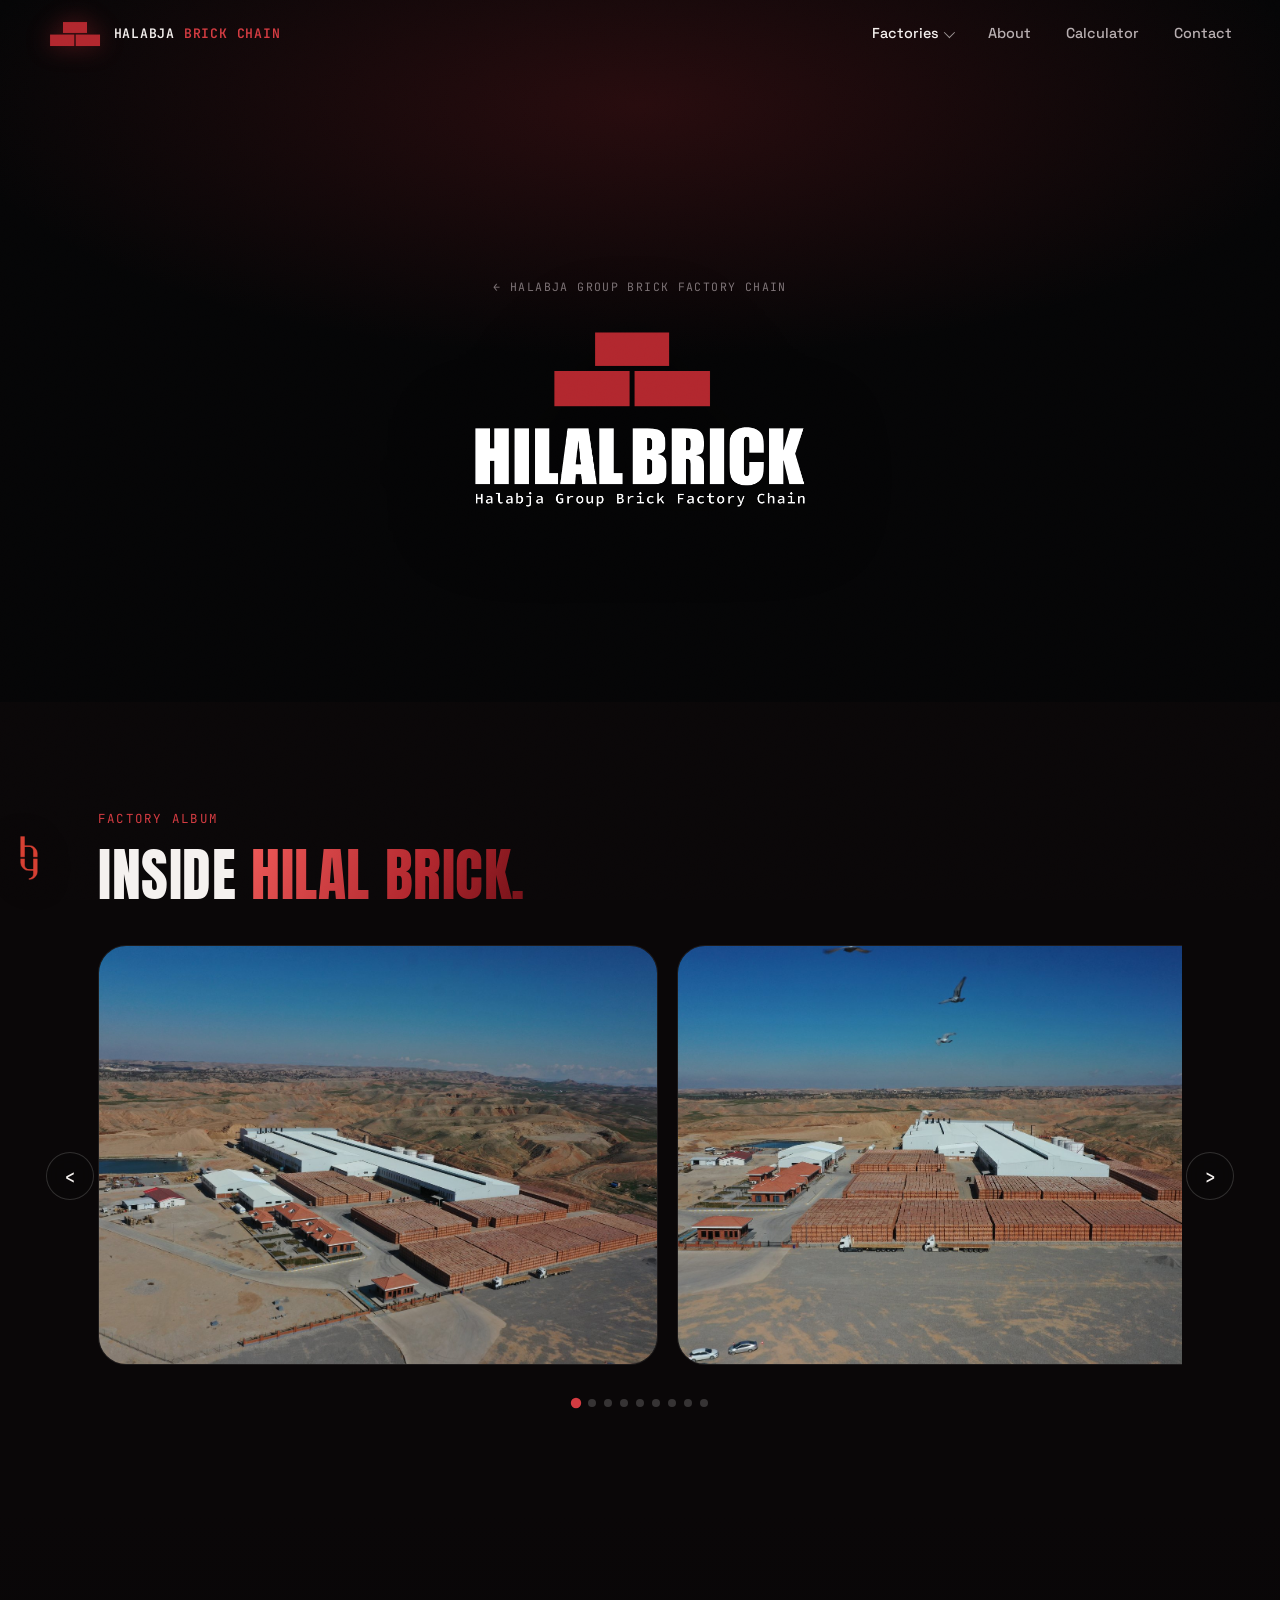
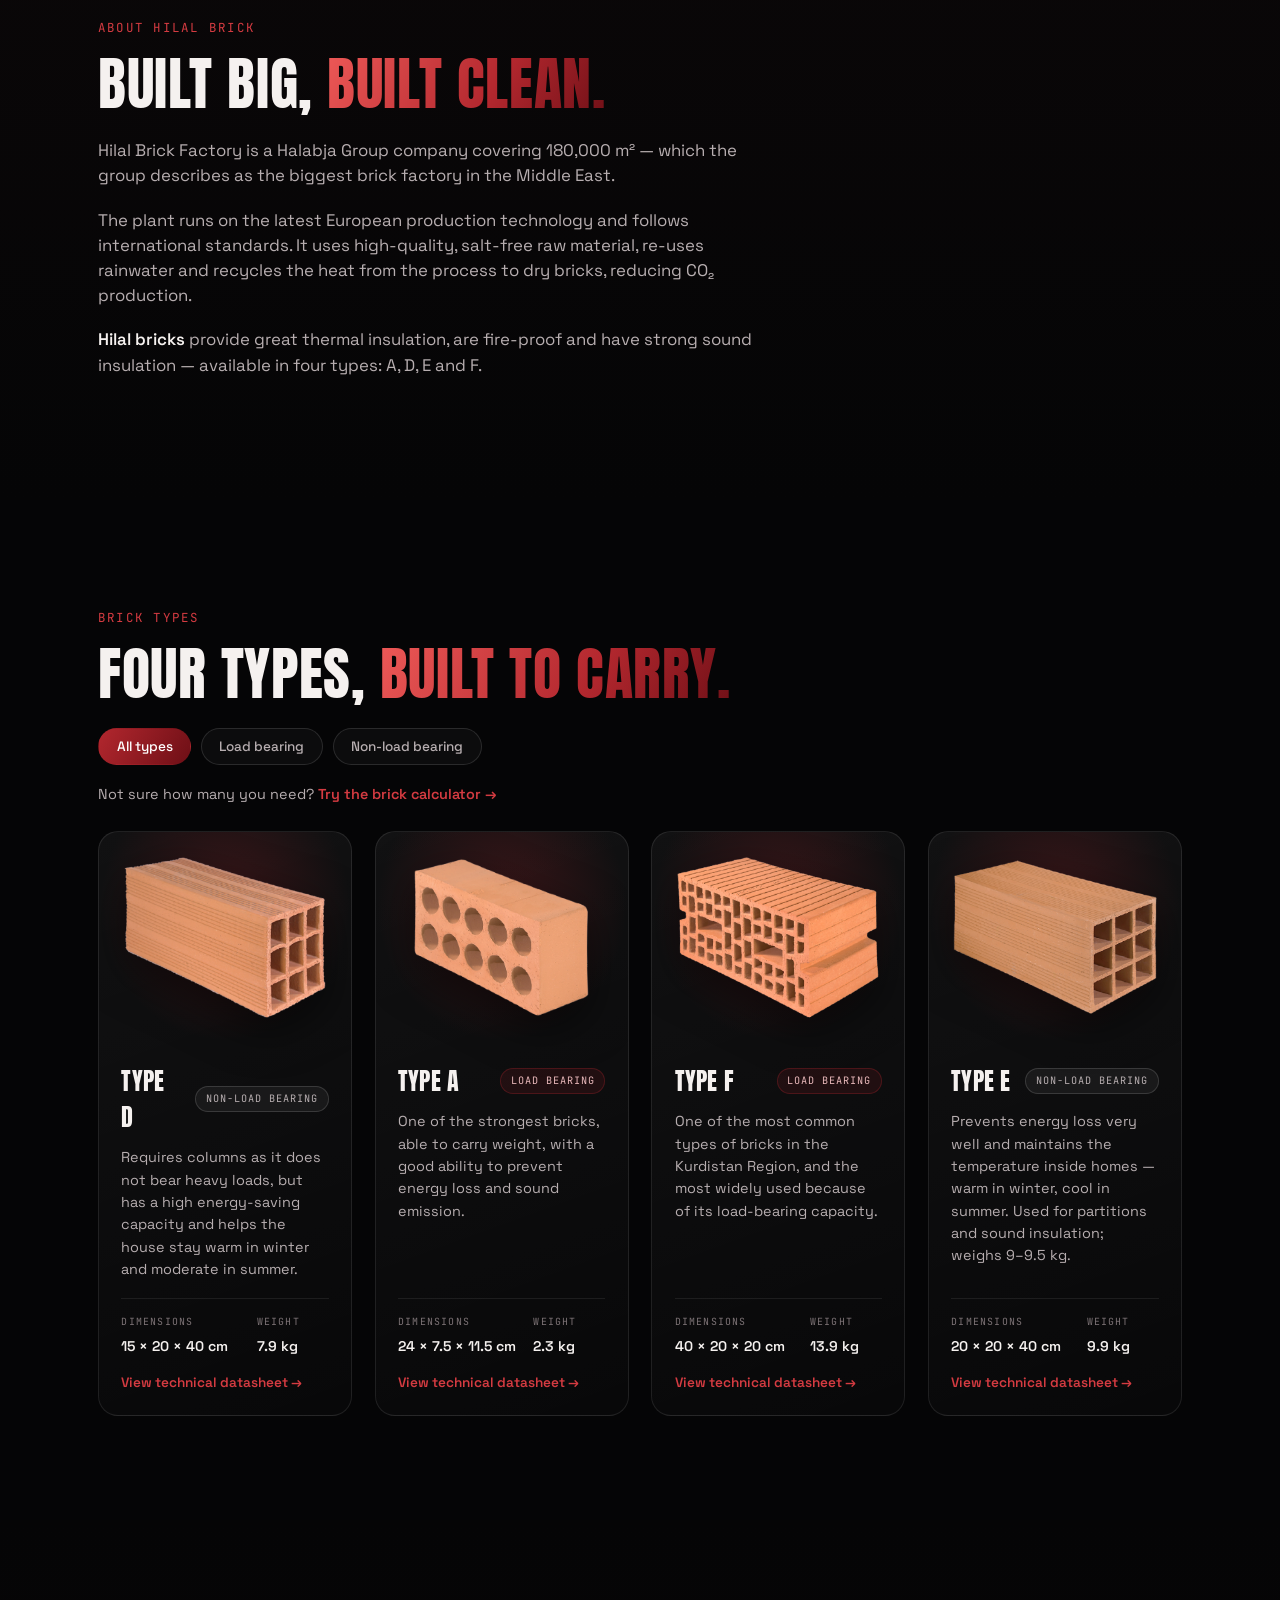
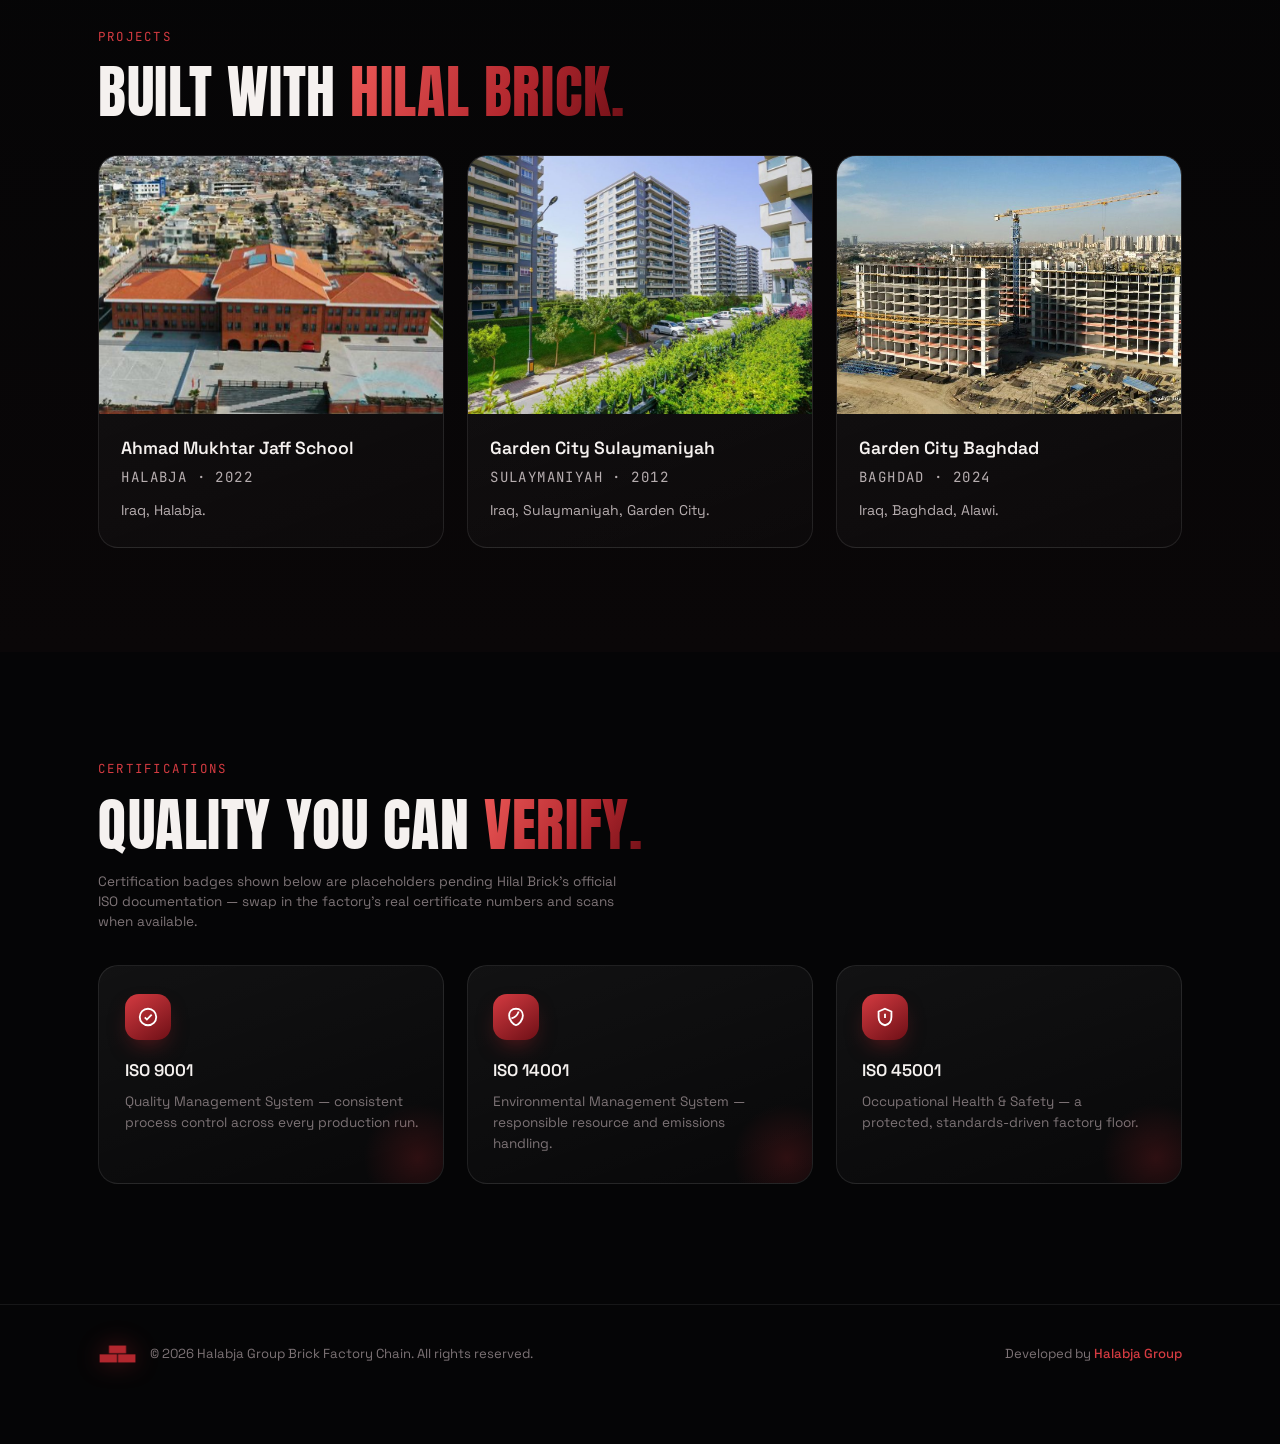
<file: hilal.html>
<!DOCTYPE html>
<html lang="en">
<head>
<meta charset="UTF-8">
<meta name="viewport" content="width=device-width, initial-scale=1.0">
<title>Hilal Brick — Halabja Group Brick Factory Chain</title>
<meta name="description" content="Hilal Brick — clay brick from a 180,000 m² Halabja Group factory — brick types, projects, factory album and certifications.">
<link rel="preconnect" href="https://fonts.googleapis.com">
<link rel="preconnect" href="https://fonts.gstatic.com" crossorigin>
<link href="https://fonts.googleapis.com/css2?family=Anton&family=Space+Grotesk:wght@400;500;600;700&family=JetBrains+Mono:wght@400;500;600&display=swap" rel="stylesheet">
<link rel="stylesheet" href="styles.css">
</head>
<body>

<div class="noise-overlay"></div>

<header class="site-header" id="siteHeader">
  <div class="header-inner">
    <a href="index.html" class="brand">
      <img src="assets/logos/brick-icon.png" alt="" class="brand-mark">
      <span class="brand-text">HALABJA <em>BRICK CHAIN</em></span>
    </a>
    <nav class="main-nav">
      <div class="nav-item">
        <a href="index.html#factories">Factories <span class="nav-caret"></span></a>
        <div class="nav-dropdown">
          <a href="aso.html"><img src="assets/logos/aso-logo.png" alt="">Aso Brick</a>
          <a href="hilal.html"><img src="assets/logos/hilal-logo.png" alt="">Hilal Brick</a>
          <a href="ishtar.html"><img src="assets/logos/ishtar-logo.png" alt="">Ishtar Brick</a>
        </div>
      </div>
      <a href="index.html#about">About</a>
      <a href="index.html#calculator">Calculator</a>
      <a href="index.html#contact">Contact</a>
    </nav>
    <button class="nav-toggle" id="navToggle" aria-label="Toggle menu" aria-expanded="false">
      <span></span><span></span><span></span>
    </button>
  </div>
  <nav class="mobile-nav" id="mobileNav">
    <div class="mobile-nav-item" id="mobileFactoriesItem">
      <div class="mobile-nav-item-head">
        <a href="index.html#factories">Factories</a>
        <button class="mobile-nav-caret-btn" id="mobileFactoriesToggle" aria-label="Toggle factories submenu" aria-expanded="false">
          <svg viewBox="0 0 12 12" fill="none"><path d="M2 4l4 4 4-4" stroke="currentColor" stroke-width="1.5" stroke-linecap="round" stroke-linejoin="round"/></svg>
        </button>
      </div>
      <div class="mobile-nav-sub">
        <a href="aso.html"><img src="assets/logos/aso-logo.png" alt="">Aso Brick</a>
        <a href="hilal.html"><img src="assets/logos/hilal-logo.png" alt="">Hilal Brick</a>
        <a href="ishtar.html"><img src="assets/logos/ishtar-logo.png" alt="">Ishtar Brick</a>
      </div>
    </div>
    <a href="index.html#about">About</a>
    <a href="index.html#calculator">Calculator</a>
    <a href="index.html#contact">Contact</a>
  </nav>
</header>

<section class="factory-hero" id="top">
  <div class="factory-hero-video-wrap">
    <video class="factory-hero-video" autoplay muted loop playsinline>
      <source src="assets/video/hilal-factory.mp4" type="video/mp4">
    </video>
    <div class="factory-hero-scrim"></div>
  </div>
  <div class="factory-hero-content">
    <a href="index.html" class="back-link">← Halabja Group Brick Factory Chain</a>
    <img src="assets/logos/hilal-logo.png" alt="Hilal Brick" class="factory-hero-logo">
  </div>
</section>

<section class="carousel-section">
  <div class="section-inner">
    <p class="kicker">Factory Album</p>
    <h2 class="section-title">Inside <span class="accent-text">Hilal Brick.</span></h2>
  </div>
  <div class="carousel" id="carousel">
    <div class="carousel-track">
      <div class="carousel-slide"><img src="assets/hilal/album/aerial-1.jpg" alt="Hilal Brick — Aerial view of the factory" loading="lazy"></div>
      <div class="carousel-slide"><img src="assets/hilal/album/aerial-2.jpg" alt="Hilal Brick — Aerial view of the factory site" loading="lazy"></div>
      <div class="carousel-slide"><img src="assets/hilal/album/factory-yard.jpg" alt="Hilal Brick — Production line" loading="lazy"></div>
      <div class="carousel-slide"><img src="assets/hilal/album/mixing.jpg" alt="Hilal Brick — Mixing at the factory" loading="lazy"></div>
      <div class="carousel-slide"><img src="assets/hilal/album/shaping.jpg" alt="Hilal Brick — Shaping at the factory" loading="lazy"></div>
      <div class="carousel-slide"><img src="assets/hilal/album/drying.jpg" alt="Hilal Brick — Drying at the factory" loading="lazy"></div>
      <div class="carousel-slide"><img src="assets/hilal/album/firing.jpg" alt="Hilal Brick — Firing at the factory" loading="lazy"></div>
      <div class="carousel-slide"><img src="assets/hilal/album/cooling.jpg" alt="Hilal Brick — Cooling at the factory" loading="lazy"></div>
      <div class="carousel-slide"><img src="assets/hilal/album/distribution.jpg" alt="Hilal Brick — Distribution at the factory" loading="lazy"></div>
    </div>
    <button class="carousel-btn prev" aria-label="Previous photo">‹</button>
    <button class="carousel-btn next" aria-label="Next photo">›</button>
    <div class="carousel-dots"></div>
  </div>
</section>

<section class="writing-section" id="about">
  <div class="section-inner">
    <p class="kicker">About Hilal Brick</p>
    <h2 class="section-title">Built big, <span class="accent-text">built clean.</span></h2>
    <div class="writing-copy">
      <p>Hilal Brick Factory is a Halabja Group company covering 180,000 m² — which the group describes as the biggest brick factory in the Middle East.</p>
      <p>The plant runs on the latest European production technology and follows international standards. It uses high-quality, salt-free raw material, re-uses rainwater and recycles the heat from the process to dry bricks, reducing CO₂ production.</p>
      <p><strong>Hilal bricks</strong> provide great thermal insulation, are fire-proof and have strong sound insulation — available in four types: A, D, E and F.</p>
    </div>
  </div>
</section>

<section class="types-section" id="types">
  <div class="section-inner">
    <p class="kicker">Brick Types</p>
    <h2 class="section-title">Four types, <span class="accent-text">built to carry.</span></h2>
    <div class="type-filter">
      <button class="active" data-filter="all">All types</button>
      <button data-filter="load">Load bearing</button>
      <button data-filter="non">Non-load bearing</button>
    </div>
    <p class="types-calc">Not sure how many you need? <a href="index.html#calculator">Try the brick calculator →</a></p>
    <div class="types-grid cols-4">
      <article class="type-card" data-cat="non">
        <div class="type-visual"><img src="assets/hilal/types/type-d.png" alt="Hilal Brick Type D" loading="lazy"></div>
        <div class="type-body">
          <div class="type-head"><h4>Type D</h4><span class="type-tag non">Non-load bearing</span></div>
          <p class="type-desc">Requires columns as it does not bear heavy loads, but has a high energy-saving capacity and helps the house stay warm in winter and moderate in summer.</p>
          <div class="type-specs"><div><span>Dimensions</span><b>15 × 20 × 40 cm</b></div><div><span>Weight</span><b>7.9 kg</b></div></div>
        <button class="type-datasheet" data-lightbox="assets/hilal/datasheets/type-d.jpg">View technical datasheet →</button>
        </div>
      </article>
      <article class="type-card" data-cat="load">
        <div class="type-visual"><img src="assets/hilal/types/type-a.png" alt="Hilal Brick Type A" loading="lazy"></div>
        <div class="type-body">
          <div class="type-head"><h4>Type A</h4><span class="type-tag">Load bearing</span></div>
          <p class="type-desc">One of the strongest bricks, able to carry weight, with a good ability to prevent energy loss and sound emission.</p>
          <div class="type-specs"><div><span>Dimensions</span><b>24 × 7.5 × 11.5 cm</b></div><div><span>Weight</span><b>2.3 kg</b></div></div>
        <button class="type-datasheet" data-lightbox="assets/hilal/datasheets/type-a.jpg">View technical datasheet →</button>
        </div>
      </article>
      <article class="type-card" data-cat="load">
        <div class="type-visual"><img src="assets/hilal/types/type-f.png" alt="Hilal Brick Type F" loading="lazy"></div>
        <div class="type-body">
          <div class="type-head"><h4>Type F</h4><span class="type-tag">Load bearing</span></div>
          <p class="type-desc">One of the most common types of bricks in the Kurdistan Region, and the most widely used because of its load-bearing capacity.</p>
          <div class="type-specs"><div><span>Dimensions</span><b>40 × 20 × 20 cm</b></div><div><span>Weight</span><b>13.9 kg</b></div></div>
        <button class="type-datasheet" data-lightbox="assets/hilal/datasheets/type-f.jpg">View technical datasheet →</button>
        </div>
      </article>
      <article class="type-card" data-cat="non">
        <div class="type-visual"><img src="assets/hilal/types/type-e.png" alt="Hilal Brick Type E" loading="lazy"></div>
        <div class="type-body">
          <div class="type-head"><h4>Type E</h4><span class="type-tag non">Non-load bearing</span></div>
          <p class="type-desc">Prevents energy loss very well and maintains the temperature inside homes — warm in winter, cool in summer. Used for partitions and sound insulation; weighs 9–9.5 kg.</p>
          <div class="type-specs"><div><span>Dimensions</span><b>20 × 20 × 40 cm</b></div><div><span>Weight</span><b>9.9 kg</b></div></div>
        <button class="type-datasheet" data-lightbox="assets/hilal/datasheets/type-e.jpg">View technical datasheet →</button>
        </div>
      </article>
    </div>
  </div>
</section>

<section class="projects-section" id="projects">
  <div class="section-inner">
    <p class="kicker">Projects</p>
    <h2 class="section-title">Built with <span class="accent-text">Hilal Brick.</span></h2>
    <div class="projects-grid">
      <article class="project-card">
        <div class="project-photo" data-lightbox="assets/hilal/projects/jaff-school.jpg"><img src="assets/hilal/projects/jaff-school.jpg" alt="Ahmad Mukhtar Jaff School" loading="lazy"></div>
        <div class="project-body">
          <h4>Ahmad Mukhtar Jaff School</h4>
          <p class="project-meta">Halabja · 2022</p>
          <p>Iraq, Halabja.</p>
        </div>
      </article>
      <article class="project-card">
        <div class="project-photo" data-lightbox="assets/hilal/projects/garden-city-sulaymaniyah.jpg"><img src="assets/hilal/projects/garden-city-sulaymaniyah.jpg" alt="Garden City Sulaymaniyah" loading="lazy"></div>
        <div class="project-body">
          <h4>Garden City Sulaymaniyah</h4>
          <p class="project-meta">Sulaymaniyah · 2012</p>
          <p>Iraq, Sulaymaniyah, Garden City.</p>
        </div>
      </article>
      <article class="project-card">
        <div class="project-photo" data-lightbox="assets/hilal/projects/garden-city-baghdad.jpg"><img src="assets/hilal/projects/garden-city-baghdad.jpg" alt="Garden City Baghdad" loading="lazy"></div>
        <div class="project-body">
          <h4>Garden City Baghdad</h4>
          <p class="project-meta">Baghdad · 2024</p>
          <p>Iraq, Baghdad, Alawi.</p>
        </div>
      </article>
    </div>
  </div>
</section>

<section class="certs-section">
  <div class="section-inner">
    <p class="kicker">Certifications</p>
    <h2 class="section-title">Quality you can <span class="accent-text">verify.</span></h2>
    <p class="certs-note">Certification badges shown below are placeholders pending Hilal Brick's official ISO documentation — swap in the factory's real certificate numbers and scans when available.</p>
    <div class="certs-grid">
      <div class="cert-card">
        <div class="cert-badge">
          <svg viewBox="0 0 24 24"><circle cx="12" cy="12" r="9"/><path d="M8.5 12.5l2.3 2.3L16 9.5"/></svg>
        </div>
        <h4>ISO 9001</h4>
        <p>Quality Management System — consistent process control across every production run.</p>
      </div>
      <div class="cert-card">
        <div class="cert-badge">
          <svg viewBox="0 0 24 24"><path d="M12 3c-4.5 0-7.5 3.2-7.5 7.4 0 5.3 4.3 9.6 7.5 10.6 3.2-1 7.5-5.3 7.5-10.6C19.5 6.2 16.5 3 12 3z"/><path d="M7 13.5c3-.7 6.3-3 8-7.5"/></svg>
        </div>
        <h4>ISO 14001</h4>
        <p>Environmental Management System — responsible resource and emissions handling.</p>
      </div>
      <div class="cert-card">
        <div class="cert-badge">
          <svg viewBox="0 0 24 24"><path d="M12 3l7 3v6c0 5-3 8-7 9-4-1-7-4-7-9V6l7-3z"/><path d="M12 8.5v4.5M12 16h.01"/></svg>
        </div>
        <h4>ISO 45001</h4>
        <p>Occupational Health &amp; Safety — a protected, standards-driven factory floor.</p>
      </div>
    </div>
  </div>
</section>

<footer class="site-footer">
  <div class="footer-inner">
    <div class="footer-row">
      <img src="assets/logos/brick-icon.png" alt="" class="brand-mark small">
      <p>&copy; <span id="year"></span> Halabja Group Brick Factory Chain. All rights reserved.</p>
    </div>
    <p class="footer-credit">Developed by <a href="https://www.halabjagroup.com" target="_blank" rel="noopener">Halabja Group</a></p>
  </div>
</footer>

<div class="lightbox" id="lightbox">
  <button class="lightbox-close" aria-label="Close">&times;</button>
  <img alt="">
</div>

<a class="hg-badge" href="https://www.halabjagroup.com" target="_blank" rel="noopener" aria-label="Halabja Group">
  <img src="assets/logos/halabja-group-mark-red.png" alt="">
</a>

<script src="script.js"></script>
</body>
</html>
</file>
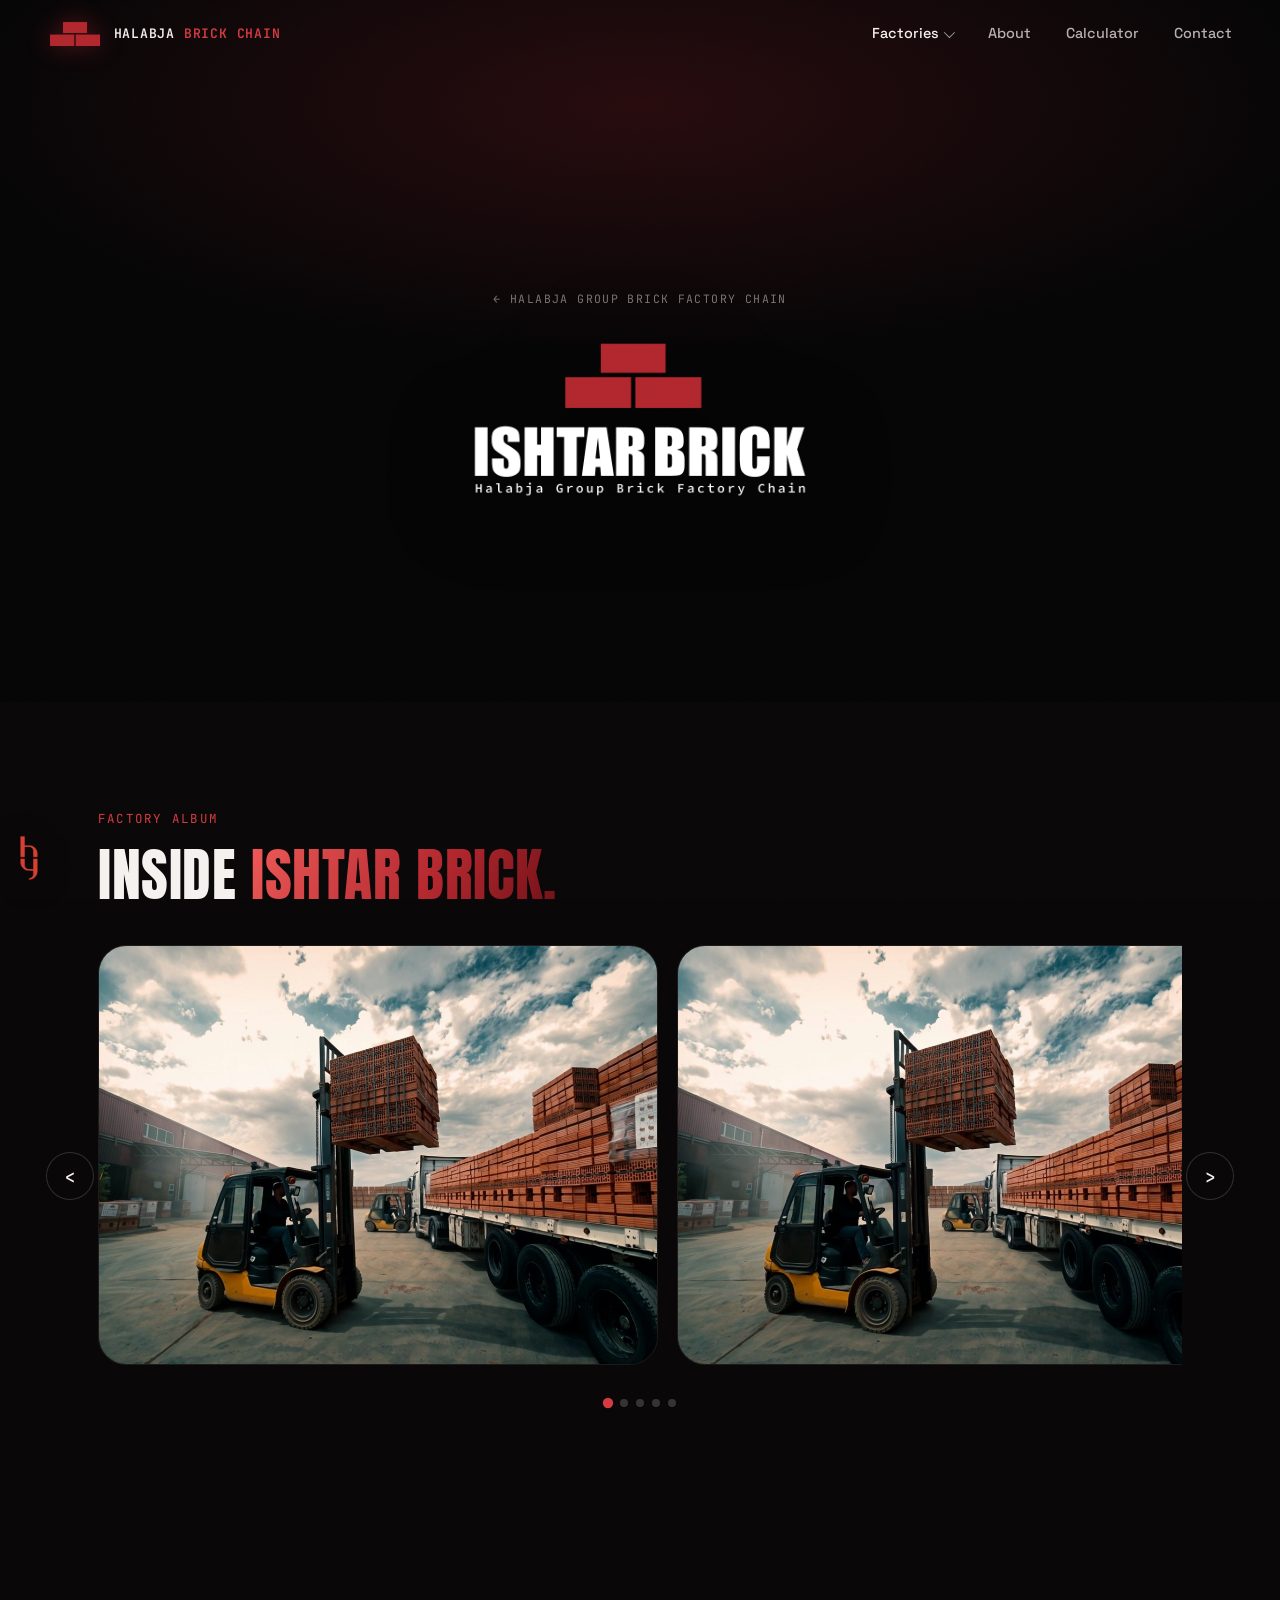
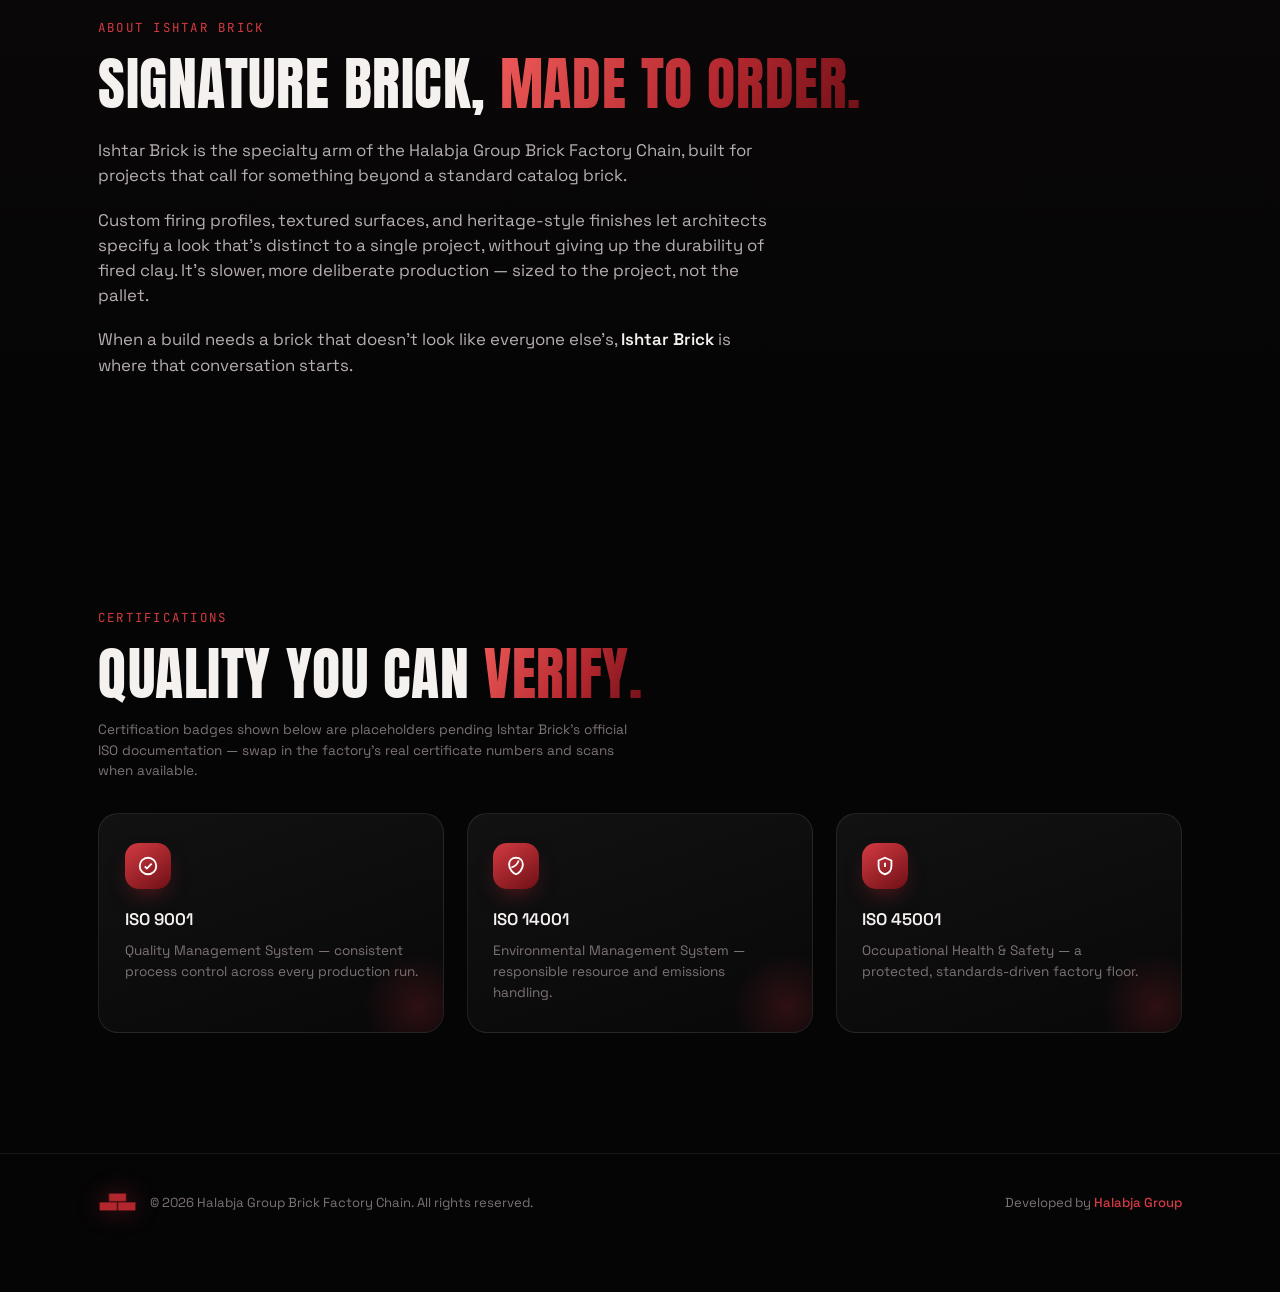
<file: ishtar.html>
<!DOCTYPE html>
<html lang="en">
<head>
<meta charset="UTF-8">
<meta name="viewport" content="width=device-width, initial-scale=1.0">
<title>Ishtar Brick — Halabja Group Brick Factory Chain</title>
<meta name="description" content="Ishtar Brick — specialty and custom-fired clay brick from the Halabja Group Brick Factory Chain. Factory album, overview, and certifications.">
<link rel="preconnect" href="https://fonts.googleapis.com">
<link rel="preconnect" href="https://fonts.gstatic.com" crossorigin>
<link href="https://fonts.googleapis.com/css2?family=Anton&family=Space+Grotesk:wght@400;500;600;700&family=JetBrains+Mono:wght@400;500;600&display=swap" rel="stylesheet">
<link rel="stylesheet" href="styles.css">
</head>
<body>

<div class="noise-overlay"></div>

<header class="site-header" id="siteHeader">
  <div class="header-inner">
    <a href="index.html" class="brand">
      <img src="assets/logos/brick-icon.png" alt="" class="brand-mark">
      <span class="brand-text">HALABJA <em>BRICK CHAIN</em></span>
    </a>
    <nav class="main-nav">
      <div class="nav-item">
        <a href="index.html#factories">Factories <span class="nav-caret"></span></a>
        <div class="nav-dropdown">
          <a href="aso.html"><img src="assets/logos/aso-logo.png" alt="">Aso Brick</a>
          <a href="hilal.html"><img src="assets/logos/hilal-logo.png" alt="">Hilal Brick</a>
          <a href="ishtar.html"><img src="assets/logos/ishtar-logo.png" alt="">Ishtar Brick</a>
        </div>
      </div>
      <a href="index.html#about">About</a>
      <a href="index.html#calculator">Calculator</a>
      <a href="index.html#contact">Contact</a>
    </nav>
    <button class="nav-toggle" id="navToggle" aria-label="Toggle menu" aria-expanded="false">
      <span></span><span></span><span></span>
    </button>
  </div>
  <nav class="mobile-nav" id="mobileNav">
    <div class="mobile-nav-item" id="mobileFactoriesItem">
      <div class="mobile-nav-item-head">
        <a href="index.html#factories">Factories</a>
        <button class="mobile-nav-caret-btn" id="mobileFactoriesToggle" aria-label="Toggle factories submenu" aria-expanded="false">
          <svg viewBox="0 0 12 12" fill="none"><path d="M2 4l4 4 4-4" stroke="currentColor" stroke-width="1.5" stroke-linecap="round" stroke-linejoin="round"/></svg>
        </button>
      </div>
      <div class="mobile-nav-sub">
        <a href="aso.html"><img src="assets/logos/aso-logo.png" alt="">Aso Brick</a>
        <a href="hilal.html"><img src="assets/logos/hilal-logo.png" alt="">Hilal Brick</a>
        <a href="ishtar.html"><img src="assets/logos/ishtar-logo.png" alt="">Ishtar Brick</a>
      </div>
    </div>
    <a href="index.html#about">About</a>
    <a href="index.html#calculator">Calculator</a>
    <a href="index.html#contact">Contact</a>
  </nav>
</header>

<section class="factory-hero" id="top">
  <div class="factory-hero-video-wrap">
    <video class="factory-hero-video" autoplay muted loop playsinline>
      <source src="assets/video/hero-bg.mp4" type="video/mp4">
    </video>
    <div class="factory-hero-scrim"></div>
  </div>
  <div class="factory-hero-content">
    <a href="index.html" class="back-link">← Halabja Group Brick Factory Chain</a>
    <img src="assets/logos/ishtar-logo.png" alt="Ishtar Brick" class="factory-hero-logo">
  </div>
</section>

<section class="carousel-section">
  <div class="section-inner">
    <p class="kicker">Factory Album</p>
    <h2 class="section-title">Inside <span class="accent-text">Ishtar Brick.</span></h2>
  </div>
  <div class="carousel" id="carousel">
    <div class="carousel-track">
      <div class="carousel-slide"><img src="assets/gallery/ishtar-1.jpg" alt="Ishtar Brick factory yard and loading" loading="lazy"></div>
      <div class="carousel-slide"><img src="assets/gallery/ishtar-2.jpg" alt="Ishtar Brick pallets ready for dispatch" loading="lazy"></div>
      <div class="carousel-slide"><img src="assets/gallery/ishtar-3.jpg" alt="Ishtar Brick forklift operations" loading="lazy"></div>
      <div class="carousel-slide"><img src="assets/gallery/ishtar-4.jpg" alt="Ishtar Brick truck loading" loading="lazy"></div>
      <div class="carousel-slide"><img src="assets/gallery/ishtar-5.jpg" alt="Ishtar Brick production site" loading="lazy"></div>
    </div>
    <button class="carousel-btn prev" aria-label="Previous photo">‹</button>
    <button class="carousel-btn next" aria-label="Next photo">›</button>
    <div class="carousel-dots"></div>
  </div>
</section>

<section class="writing-section" id="about">
  <div class="section-inner">
    <p class="kicker">About Ishtar Brick</p>
    <h2 class="section-title">Signature brick, <span class="accent-text">made to order.</span></h2>
    <div class="writing-copy">
      <p>Ishtar Brick is the specialty arm of the Halabja Group Brick Factory Chain, built for projects that call for something beyond a standard catalog brick.</p>
      <p>Custom firing profiles, textured surfaces, and heritage-style finishes let architects specify a look that's distinct to a single project, without giving up the durability of fired clay. It's slower, more deliberate production — sized to the project, not the pallet.</p>
      <p>When a build needs a brick that doesn't look like everyone else's, <strong>Ishtar Brick</strong> is where that conversation starts.</p>
    </div>
  </div>
</section>

<section class="certs-section">
  <div class="section-inner">
    <p class="kicker">Certifications</p>
    <h2 class="section-title">Quality you can <span class="accent-text">verify.</span></h2>
    <p class="certs-note">Certification badges shown below are placeholders pending Ishtar Brick's official ISO documentation — swap in the factory's real certificate numbers and scans when available.</p>
    <div class="certs-grid">
      <div class="cert-card">
        <div class="cert-badge">
          <svg viewBox="0 0 24 24"><circle cx="12" cy="12" r="9"/><path d="M8.5 12.5l2.3 2.3L16 9.5"/></svg>
        </div>
        <h4>ISO 9001</h4>
        <p>Quality Management System — consistent process control across every production run.</p>
      </div>
      <div class="cert-card">
        <div class="cert-badge">
          <svg viewBox="0 0 24 24"><path d="M12 3c-4.5 0-7.5 3.2-7.5 7.4 0 5.3 4.3 9.6 7.5 10.6 3.2-1 7.5-5.3 7.5-10.6C19.5 6.2 16.5 3 12 3z"/><path d="M7 13.5c3-.7 6.3-3 8-7.5"/></svg>
        </div>
        <h4>ISO 14001</h4>
        <p>Environmental Management System — responsible resource and emissions handling.</p>
      </div>
      <div class="cert-card">
        <div class="cert-badge">
          <svg viewBox="0 0 24 24"><path d="M12 3l7 3v6c0 5-3 8-7 9-4-1-7-4-7-9V6l7-3z"/><path d="M12 8.5v4.5M12 16h.01"/></svg>
        </div>
        <h4>ISO 45001</h4>
        <p>Occupational Health &amp; Safety — a protected, standards-driven factory floor.</p>
      </div>
    </div>
  </div>
</section>

<footer class="site-footer">
  <div class="footer-inner">
    <div class="footer-row">
      <img src="assets/logos/brick-icon.png" alt="" class="brand-mark small">
      <p>&copy; <span id="year"></span> Halabja Group Brick Factory Chain. All rights reserved.</p>
    </div>
    <p class="footer-credit">Developed by <a href="https://www.halabjagroup.com" target="_blank" rel="noopener">Halabja Group</a></p>
  </div>
</footer>

<div class="lightbox" id="lightbox">
  <button class="lightbox-close" aria-label="Close">&times;</button>
  <img alt="">
</div>

<a class="hg-badge" href="https://www.halabjagroup.com" target="_blank" rel="noopener" aria-label="Halabja Group">
  <img src="assets/logos/halabja-group-mark-red.png" alt="">
</a>

<script src="script.js"></script>
</body>
</html>
</file>
<file: styles.css>
/* ===== Reset & base ===== */
* { margin: 0; padding: 0; box-sizing: border-box; }

:root {
  --black: #050506;
  --black-soft: #0b0a0c;
  --charcoal: #141216;
  --charcoal-2: #1c181c;
  --red-900: #240509;
  --red-800: #47090e;
  --red-700: #6e0f16;
  --red-600: #93171e;
  --red-500: #b2272e;
  --red-400: #d43b41;
  --red-300: #ef5a58;
  --text-primary: #f5f1ef;
  --text-muted: #b7aeb0;
  --text-faint: #7d7376;
  --glass-bg: rgba(255, 255, 255, 0.06);
  --glass-bg-light: rgba(255, 255, 255, 0.92);
  --glass-border: rgba(255, 255, 255, 0.14);
  --radius-xl: 40px;
  --radius-lg: 28px;
  --radius-md: 20px;
  --ease: cubic-bezier(0.16, 1, 0.3, 1);
}

html { scroll-behavior: smooth; }

body {
  background: var(--black);
  color: var(--text-primary);
  font-family: 'Space Grotesk', -apple-system, BlinkMacSystemFont, sans-serif;
  overflow-x: hidden;
  line-height: 1.5;
}

img { max-width: 100%; display: block; }
a { color: inherit; text-decoration: none; }
ul { list-style: none; }
button { font-family: inherit; cursor: pointer; border: none; background: none; color: inherit; }

::selection { background: var(--red-600); color: #fff; }

.noise-overlay {
  position: fixed;
  inset: 0;
  pointer-events: none;
  z-index: 999;
  opacity: 0.035;
  background-image: url("data:image/svg+xml,%3Csvg xmlns='http://www.w3.org/2000/svg' width='120' height='120'%3E%3Cfilter id='n'%3E%3CfeTurbulence type='fractalNoise' baseFrequency='0.9' numOctaves='2' stitchTiles='stitch'/%3E%3C/filter%3E%3Crect width='100%25' height='100%25' filter='url(%23n)'/%3E%3C/svg%3E");
  mix-blend-mode: overlay;
}

.accent-text {
  background: linear-gradient(120deg, var(--red-300), var(--red-500) 60%, var(--red-700));
  -webkit-background-clip: text;
  background-clip: text;
  color: transparent;
}

.kicker {
  font-family: 'JetBrains Mono', monospace;
  font-size: 0.78rem;
  letter-spacing: 0.18em;
  text-transform: uppercase;
  color: var(--red-400);
  margin-bottom: 1rem;
  display: inline-block;
}

.section-title {
  font-family: 'Anton', sans-serif;
  font-weight: 400;
  text-transform: uppercase;
  letter-spacing: 0.01em;
  font-size: clamp(2rem, 5vw, 3.6rem);
  line-height: 1.05;
  margin-bottom: 1.5rem;
}

.section-inner {
  max-width: 1180px;
  margin: 0 auto;
  padding: 0 clamp(1.25rem, 4vw, 3rem);
}

/* ===== Header ===== */
.site-header {
  position: fixed;
  top: 0; left: 0; right: 0;
  z-index: 200;
  transition: background 0.4s var(--ease), backdrop-filter 0.4s var(--ease), border-color 0.4s var(--ease);
  border-bottom: 1px solid transparent;
}

.site-header.scrolled {
  background: rgba(5, 5, 6, 0.72);
  backdrop-filter: blur(18px);
  -webkit-backdrop-filter: blur(18px);
  border-bottom-color: rgba(255, 255, 255, 0.08);
}

.header-inner {
  max-width: 1280px;
  margin: 0 auto;
  padding: 1.15rem clamp(1.25rem, 4vw, 3rem);
  display: flex;
  align-items: center;
  justify-content: space-between;
}

.brand {
  display: flex;
  align-items: center;
  gap: 0.7rem;
}

.brand-mark {
  height: 28px;
  width: auto;
  flex-shrink: 0;
  filter: drop-shadow(0 0 12px rgba(178, 39, 46, 0.45));
}
.brand-mark.small { height: 20px; }

.brand-text {
  font-family: 'JetBrains Mono', monospace;
  font-size: 0.82rem;
  letter-spacing: 0.06em;
  font-weight: 600;
}
.brand-text em { font-style: normal; color: var(--red-400); }

.main-nav {
  display: flex;
  align-items: center;
  gap: 2.2rem;
  font-size: 0.9rem;
  font-weight: 500;
}
.main-nav > a {
  position: relative;
  padding: 0.3rem 0;
  color: var(--text-muted);
  transition: color 0.25s;
}
.main-nav > a:hover { color: var(--text-primary); }
.main-nav > a::after {
  content: '';
  position: absolute;
  left: 0; bottom: -2px;
  width: 0; height: 1px;
  background: var(--red-400);
  transition: width 0.3s var(--ease);
}
.main-nav > a:hover::after { width: 100%; }

.nav-item {
  position: relative;
}
.nav-item > a {
  display: inline-flex;
  align-items: center;
  gap: 0.35rem;
}
.nav-caret {
  width: 8px;
  height: 8px;
  border-right: 1.5px solid currentColor;
  border-bottom: 1.5px solid currentColor;
  transform: rotate(45deg) translateY(-2px);
  transition: transform 0.25s var(--ease);
  opacity: 0.6;
}
.nav-item:hover .nav-caret,
.nav-item:focus-within .nav-caret {
  transform: rotate(-135deg) translateY(1px);
}

.nav-dropdown {
  position: absolute;
  top: calc(100% + 14px);
  left: 50%;
  transform: translate(-50%, 8px);
  min-width: 190px;
  padding: 0.5rem;
  border-radius: var(--radius-md);
  background: linear-gradient(160deg, rgba(20,16,18,0.96), rgba(10,8,9,0.98));
  border: 1px solid rgba(255,255,255,0.1);
  backdrop-filter: blur(20px);
  -webkit-backdrop-filter: blur(20px);
  box-shadow: 0 24px 50px -16px rgba(0,0,0,0.7), inset 0 1px 0 rgba(255,255,255,0.08);
  opacity: 0;
  visibility: hidden;
  pointer-events: none;
  transition: opacity 0.25s var(--ease), transform 0.25s var(--ease), visibility 0.25s;
  z-index: 50;
}
.nav-item:hover .nav-dropdown,
.nav-item:focus-within .nav-dropdown {
  opacity: 1;
  visibility: visible;
  pointer-events: auto;
  transform: translate(-50%, 0);
}

.nav-dropdown a {
  display: flex;
  align-items: center;
  gap: 0.6rem;
  padding: 0.6rem 0.7rem;
  border-radius: 12px;
  font-size: 0.85rem;
  color: var(--text-muted);
  transition: background 0.2s, color 0.2s;
}
.nav-dropdown a:hover {
  background: rgba(178,39,46,0.14);
  color: var(--text-primary);
}
.nav-dropdown img {
  height: 16px;
  width: auto;
}

.nav-toggle {
  display: none;
  flex-direction: column;
  justify-content: center;
  gap: 5px;
  width: 34px;
  height: 34px;
}
.nav-toggle span {
  display: block;
  height: 2px;
  width: 100%;
  background: var(--text-primary);
  border-radius: 2px;
  transition: transform 0.3s var(--ease), opacity 0.3s var(--ease);
}
.nav-toggle.open span:nth-child(1) { transform: translateY(7px) rotate(45deg); }
.nav-toggle.open span:nth-child(2) { opacity: 0; }
.nav-toggle.open span:nth-child(3) { transform: translateY(-7px) rotate(-45deg); }

.mobile-nav {
  display: none;
  flex-direction: column;
  background: rgba(8, 7, 8, 0.97);
  backdrop-filter: blur(20px);
  border-bottom: 1px solid rgba(255, 255, 255, 0.08);
  max-height: 0;
  overflow: hidden;
  transition: max-height 0.35s var(--ease);
}
.mobile-nav.open { max-height: 260px; }
.mobile-nav a {
  padding: 1rem clamp(1.25rem, 4vw, 3rem);
  border-top: 1px solid rgba(255, 255, 255, 0.06);
  font-size: 0.95rem;
  color: var(--text-muted);
}

.mobile-nav-item {
  border-top: 1px solid rgba(255, 255, 255, 0.06);
}
.mobile-nav-item-head {
  display: flex;
  align-items: center;
  justify-content: space-between;
  padding: 1rem clamp(1.25rem, 4vw, 3rem);
}
.mobile-nav-item-head a {
  padding: 0;
  border-top: none;
  font-size: 0.95rem;
  color: var(--text-muted);
}
.mobile-nav-caret-btn {
  width: 30px;
  height: 30px;
  display: flex;
  align-items: center;
  justify-content: center;
  color: var(--text-faint);
}
.mobile-nav-caret-btn svg {
  width: 12px;
  height: 12px;
  transition: transform 0.3s var(--ease);
}
.mobile-nav-item.open .mobile-nav-caret-btn svg {
  transform: rotate(180deg);
}
.mobile-nav-sub {
  max-height: 0;
  overflow: hidden;
  transition: max-height 0.3s var(--ease);
  background: rgba(255,255,255,0.02);
}
.mobile-nav-item.open .mobile-nav-sub {
  max-height: 200px;
}
.mobile-nav-sub a {
  display: flex;
  align-items: center;
  gap: 0.6rem;
  padding: 0.8rem clamp(1.25rem, 4vw, 3rem) 0.8rem calc(clamp(1.25rem, 4vw, 3rem) + 1rem);
  border-top: 1px solid rgba(255,255,255,0.04);
  font-size: 0.88rem;
  color: var(--text-faint);
}
.mobile-nav-sub img {
  height: 14px;
  width: auto;
}

/* ===== Hero ===== */
.hero {
  position: relative;
  min-height: 100vh;
  min-height: 100svh;
  display: flex;
  align-items: center;
  justify-content: center;
  overflow: hidden;
}

.hero-video-wrap {
  position: absolute;
  inset: 0;
  z-index: 0;
}

.hero-video {
  position: absolute;
  inset: 0;
  width: 100%;
  height: 100%;
  object-fit: cover;
  filter: saturate(1.05) contrast(1.05);
}

.hero-scrim {
  position: absolute;
  inset: 0;
  background:
    radial-gradient(ellipse 90% 60% at 50% 20%, rgba(178, 39, 46, 0.22), transparent 60%),
    linear-gradient(180deg, rgba(5,5,6,0.55) 0%, rgba(5,5,6,0.5) 35%, rgba(5,5,6,0.82) 78%, #050506 100%);
}

.hero-vignette {
  position: absolute;
  inset: 0;
  box-shadow: inset 0 0 220px 60px rgba(0,0,0,0.75);
  pointer-events: none;
}

.hero-content {
  position: relative;
  z-index: 2;
  max-width: 900px;
  padding: 7.5rem 1.5rem 3rem;
  text-align: center;
  display: flex;
  flex-direction: column;
  align-items: center;
}

.parent-mark {
  height: clamp(32px, 5vw, 46px);
  width: auto;
  margin: 0 auto 1.1rem;
  filter: drop-shadow(0 6px 18px rgba(178, 39, 46, 0.45));
}

.eyebrow {
  font-family: 'JetBrains Mono', monospace;
  font-size: 0.78rem;
  letter-spacing: 0.22em;
  text-transform: uppercase;
  color: var(--red-300);
  margin-bottom: 1.1rem;
}

.hero-title {
  font-family: 'Anton', sans-serif;
  font-weight: 400;
  text-transform: uppercase;
  font-size: clamp(1.5rem, 7.5vw, 5.4rem);
  line-height: 0.98;
  letter-spacing: -0.01em;
  white-space: nowrap;
  text-shadow: 0 10px 50px rgba(0,0,0,0.6);
}

.hero-sub {
  margin-top: 1.4rem;
  max-width: 560px;
  color: var(--text-muted);
  font-size: clamp(0.95rem, 1.6vw, 1.1rem);
}

/* ===== Glass panel ===== */
.glass-panel {
  margin-top: 2.8rem;
  width: 100%;
  max-width: 640px;
  padding: clamp(1.4rem, 3vw, 2.2rem);
  border-radius: var(--radius-xl);
  background: linear-gradient(155deg, rgba(255,255,255,0.09), rgba(255,255,255,0.02));
  border: 1px solid var(--glass-border);
  backdrop-filter: blur(22px) saturate(140%);
  -webkit-backdrop-filter: blur(22px) saturate(140%);
  box-shadow:
    0 30px 70px -20px rgba(0,0,0,0.65),
    inset 0 1px 0 rgba(255,255,255,0.16),
    inset 0 0 60px rgba(178,39,46,0.06);
  position: relative;
}

.glass-panel::before {
  content: '';
  position: absolute;
  inset: -1px;
  border-radius: inherit;
  padding: 1px;
  background: linear-gradient(160deg, rgba(255,255,255,0.35), rgba(178,39,46,0.25) 40%, transparent 70%);
  -webkit-mask: linear-gradient(#000 0 0) content-box, linear-gradient(#000 0 0);
  -webkit-mask-composite: xor;
  mask-composite: exclude;
  pointer-events: none;
}

.glass-label {
  font-family: 'JetBrains Mono', monospace;
  font-size: 0.72rem;
  letter-spacing: 0.2em;
  text-transform: uppercase;
  color: var(--text-faint);
  margin-bottom: 1.1rem;
}

.factory-tiles {
  display: grid;
  grid-template-columns: repeat(3, 1fr);
  gap: clamp(0.7rem, 2vw, 1.1rem);
}

.factory-tile {
  position: relative;
  aspect-ratio: 1 / 0.82;
  display: flex;
  align-items: center;
  justify-content: center;
  padding: 0.4rem;
  transition: transform 0.4s var(--ease);
}

.factory-tile img {
  width: 100%;
  height: 100%;
  object-fit: contain;
  filter: drop-shadow(0 4px 14px rgba(0,0,0,0.6));
  transition: transform 0.4s var(--ease), filter 0.4s var(--ease);
}

.tile-glow { display: none; }

.factory-tile:hover,
.factory-tile:focus-visible {
  transform: translateY(-4px);
}
.factory-tile:hover img,
.factory-tile:focus-visible img {
  transform: scale(1.07);
  filter: drop-shadow(0 6px 22px rgba(178,39,46,0.75));
}
.factory-tile:active { transform: translateY(-1px) scale(0.99); }

/* ===== Scroll cue ===== */
.scroll-cue {
  margin-top: 3rem;
  display: flex;
  flex-direction: column;
  align-items: center;
  gap: 0.6rem;
  font-family: 'JetBrains Mono', monospace;
  font-size: 0.7rem;
  letter-spacing: 0.15em;
  text-transform: uppercase;
  color: var(--text-faint);
  transition: color 0.3s;
}
.scroll-cue:hover { color: var(--text-muted); }
.scroll-cue-line {
  width: 1px;
  height: 34px;
  background: linear-gradient(180deg, var(--red-400), transparent);
  animation: pulse-line 2.2s ease-in-out infinite;
}
@keyframes pulse-line {
  0%, 100% { opacity: 0.3; transform: scaleY(0.7); transform-origin: top; }
  50% { opacity: 1; transform: scaleY(1); transform-origin: top; }
}

/* ===== About ===== */
.about {
  position: relative;
  padding: clamp(5rem, 10vw, 8rem) 0;
  background: linear-gradient(180deg, #050506 0%, #0a0708 100%);
}

.about-grid {
  display: grid;
  grid-template-columns: 1.4fr 1fr;
  gap: clamp(2rem, 5vw, 4rem);
  margin-top: 2.5rem;
  align-items: start;
}

.about-copy p {
  color: var(--text-muted);
  font-size: 1.05rem;
  margin-bottom: 1.2rem;
}
.about-copy strong { color: var(--text-primary); font-weight: 600; }

.about-stats {
  display: flex;
  flex-direction: column;
  gap: 1rem;
}

.stat-card {
  padding: 1.6rem 1.4rem;
  border-radius: var(--radius-md);
  background: linear-gradient(160deg, rgba(255,255,255,0.05), rgba(255,255,255,0.015));
  border: 1px solid rgba(255,255,255,0.08);
  position: relative;
  overflow: hidden;
}
.stat-card::after {
  content: '';
  position: absolute;
  right: -20px; top: -20px;
  width: 90px; height: 90px;
  border-radius: 50%;
  background: radial-gradient(circle, rgba(178,39,46,0.35), transparent 70%);
}

.stat-number {
  display: block;
  font-family: 'Anton', sans-serif;
  font-size: 2.4rem;
  color: var(--red-400);
  line-height: 1;
  margin-bottom: 0.4rem;
}
.stat-label {
  font-family: 'JetBrains Mono', monospace;
  font-size: 0.72rem;
  letter-spacing: 0.1em;
  text-transform: uppercase;
  color: var(--text-faint);
}

/* ===== Factories ===== */
.factories {
  padding: clamp(3rem, 8vw, 5rem) 0 2rem;
  background: #0a0708;
}

.factory-block {
  scroll-margin-top: 90px;
  max-width: 1180px;
  margin: 0 auto;
  padding: clamp(3rem, 7vw, 5rem) clamp(1.25rem, 4vw, 3rem);
  display: grid;
  grid-template-columns: 0.85fr 1.15fr;
  gap: clamp(2rem, 5vw, 4rem);
  align-items: center;
  border-top: 1px solid rgba(255,255,255,0.07);
}

.factory-block.reverse { direction: rtl; }
.factory-block.reverse > * { direction: ltr; }

.factory-media {
  border-radius: var(--radius-lg);
  background: linear-gradient(155deg, rgba(255,255,255,0.06), rgba(255,255,255,0.015));
  border: 1px solid rgba(255,255,255,0.08);
  padding: clamp(2rem, 5vw, 3.2rem);
  display: flex;
  align-items: center;
  justify-content: center;
  position: relative;
  overflow: hidden;
  min-height: 220px;
}
.factory-media::before {
  content: '';
  position: absolute;
  inset: 0;
  background: radial-gradient(ellipse at 50% 0%, rgba(178,39,46,0.18), transparent 65%);
}

.factory-logo-lg {
  position: relative;
  width: 100%;
  max-width: 320px;
  filter: drop-shadow(0 12px 30px rgba(0,0,0,0.5));
}

.factory-index {
  font-family: 'JetBrains Mono', monospace;
  color: var(--red-500);
  font-size: 0.85rem;
  letter-spacing: 0.1em;
}

.factory-copy h3 {
  font-family: 'Anton', sans-serif;
  font-weight: 400;
  text-transform: uppercase;
  font-size: clamp(1.9rem, 4vw, 2.6rem);
  margin: 0.4rem 0 0.3rem;
}

.factory-tagline {
  font-family: 'JetBrains Mono', monospace;
  font-size: 0.72rem;
  letter-spacing: 0.12em;
  text-transform: uppercase;
  color: var(--text-faint);
  margin-bottom: 1.1rem;
}

.factory-copy > p {
  color: var(--text-muted);
  margin-bottom: 1.3rem;
  max-width: 46ch;
}

.factory-features {
  display: flex;
  flex-wrap: wrap;
  gap: 0.6rem;
}
.factory-features li {
  font-size: 0.82rem;
  padding: 0.5rem 0.9rem;
  border-radius: 999px;
  background: rgba(178,39,46,0.1);
  border: 1px solid rgba(178,39,46,0.28);
  color: #e8b8ba;
}

.factory-link {
  display: inline-flex;
  align-items: center;
  gap: 0.5rem;
  margin-top: 1.6rem;
  font-weight: 600;
  font-size: 0.92rem;
  color: var(--red-400);
}
.factory-link span {
  transition: transform 0.3s var(--ease);
}
.factory-link:hover { color: var(--red-300); }
.factory-link:hover span { transform: translateX(4px); }

/* ===== CTA ===== */
.cta {
  position: relative;
  padding: clamp(5rem, 10vw, 8rem) 0;
  background: linear-gradient(180deg, #0a0708 0%, #050506 100%);
  overflow: hidden;
  text-align: center;
}

.cta-glow {
  position: absolute;
  top: 0; left: 50%;
  transform: translateX(-50%);
  width: 900px;
  height: 500px;
  background: radial-gradient(ellipse at center, rgba(178,39,46,0.25), transparent 65%);
  filter: blur(10px);
  pointer-events: none;
}

.cta-inner { display: flex; flex-direction: column; align-items: center; }
.cta-sub {
  color: var(--text-muted);
  max-width: 520px;
  margin: 0 auto 2.2rem;
}

.cta-button {
  display: inline-flex;
  align-items: center;
  gap: 0.5rem;
  padding: 1rem 2.2rem;
  border-radius: 999px;
  background: linear-gradient(120deg, var(--red-500), var(--red-700));
  font-weight: 600;
  letter-spacing: 0.02em;
  box-shadow: 0 15px 40px -10px rgba(178,39,46,0.55);
  transition: transform 0.35s var(--ease), box-shadow 0.35s var(--ease);
}
.cta-button:hover {
  transform: translateY(-3px);
  box-shadow: 0 20px 50px -10px rgba(178,39,46,0.7);
}

/* ===== Footer ===== */
.site-footer {
  padding: 2.4rem 0;
  background: #050506;
  border-top: 1px solid rgba(255,255,255,0.07);
}
.footer-inner {
  max-width: 1180px;
  margin: 0 auto;
  padding: 0 clamp(1.25rem, 4vw, 3rem);
  display: flex;
  flex-wrap: wrap;
  align-items: center;
  justify-content: space-between;
  gap: 0.8rem 1.5rem;
  color: var(--text-faint);
  font-size: 0.82rem;
}

.footer-row {
  display: flex;
  align-items: center;
  gap: 0.8rem;
}

.footer-credit {
  color: var(--text-faint);
}
.footer-credit a {
  color: var(--red-400);
  font-weight: 500;
  transition: color 0.25s;
}
.footer-credit a:hover {
  color: var(--red-300);
}

/* ===== Factory subpage: hero ===== */
.factory-hero {
  position: relative;
  min-height: 78vh;
  min-height: 78svh;
  display: flex;
  align-items: center;
  justify-content: center;
  overflow: hidden;
}

.factory-hero-video-wrap {
  position: absolute;
  inset: 0;
  z-index: 0;
}

.factory-hero-video {
  position: absolute;
  inset: 0;
  width: 100%;
  height: 100%;
  object-fit: cover;
  filter: saturate(1.05) contrast(1.05);
}

.factory-hero-scrim {
  position: absolute;
  inset: 0;
  background:
    radial-gradient(ellipse 90% 60% at 50% 15%, rgba(178, 39, 46, 0.2), transparent 60%),
    linear-gradient(180deg, rgba(5,5,6,0.6) 0%, rgba(5,5,6,0.55) 40%, rgba(5,5,6,0.88) 82%, #050506 100%);
}

.factory-hero-content {
  position: relative;
  z-index: 2;
  max-width: 800px;
  padding: 8.5rem 1.5rem 3rem;
  text-align: center;
  display: flex;
  flex-direction: column;
  align-items: center;
}

.back-link {
  display: inline-flex;
  align-items: center;
  gap: 0.5rem;
  font-family: 'JetBrains Mono', monospace;
  font-size: 0.72rem;
  letter-spacing: 0.12em;
  text-transform: uppercase;
  color: var(--text-faint);
  margin-bottom: 2rem;
  transition: color 0.25s;
}
.back-link:hover { color: var(--red-300); }

.factory-hero-logo {
  width: 100%;
  max-width: 340px;
  filter: drop-shadow(0 16px 40px rgba(0,0,0,0.6));
}

/* ===== Carousel / album ===== */
.carousel-section {
  padding: clamp(4rem, 9vw, 6.5rem) 0;
  background: #0a0708;
}

.carousel {
  position: relative;
  max-width: 1180px;
  margin: 2.5rem auto 0;
  padding: 0 clamp(1.25rem, 4vw, 3rem);
}

.carousel-track {
  display: flex;
  gap: 1.2rem;
  overflow-x: auto;
  scroll-snap-type: x mandatory;
  scroll-behavior: smooth;
  padding-bottom: 0.5rem;
  -webkit-overflow-scrolling: touch;
  scrollbar-width: none;
}
.carousel-track::-webkit-scrollbar { display: none; }

.carousel-slide {
  flex: 0 0 min(560px, 82vw);
  scroll-snap-align: start;
  border-radius: var(--radius-lg);
  overflow: hidden;
  aspect-ratio: 4 / 3;
  border: 1px solid rgba(255,255,255,0.08);
  position: relative;
  cursor: zoom-in;
}
.carousel-slide img {
  width: 100%;
  height: 100%;
  object-fit: cover;
  transition: transform 0.5s var(--ease);
}
.carousel-slide:hover img { transform: scale(1.05); }

.carousel-btn {
  position: absolute;
  top: 50%;
  transform: translateY(-50%);
  width: 48px;
  height: 48px;
  border-radius: 50%;
  background: rgba(10,8,9,0.75);
  border: 1px solid rgba(255,255,255,0.16);
  backdrop-filter: blur(12px);
  display: flex;
  align-items: center;
  justify-content: center;
  font-size: 1.4rem;
  color: var(--text-primary);
  z-index: 5;
  transition: background 0.25s, transform 0.25s var(--ease);
}
.carousel-btn:hover {
  background: rgba(178,39,46,0.5);
  transform: translateY(-50%) scale(1.08);
}
.carousel-btn.prev { left: -4px; }
.carousel-btn.next { right: -4px; }

.carousel-dots {
  display: flex;
  justify-content: center;
  gap: 0.5rem;
  margin-top: 1.6rem;
}
.carousel-dot {
  width: 8px;
  height: 8px;
  border-radius: 50%;
  background: rgba(255,255,255,0.18);
  transition: background 0.25s, transform 0.25s;
}
.carousel-dot.active {
  background: var(--red-400);
  transform: scale(1.3);
}

/* ===== Lightbox ===== */
.lightbox {
  position: fixed;
  inset: 0;
  z-index: 500;
  background: rgba(3,2,3,0.94);
  display: flex;
  align-items: center;
  justify-content: center;
  opacity: 0;
  visibility: hidden;
  transition: opacity 0.3s var(--ease), visibility 0.3s;
  padding: clamp(1rem, 5vw, 3rem);
}
.lightbox.open { opacity: 1; visibility: visible; }
.lightbox img {
  max-width: 100%;
  max-height: 88vh;
  border-radius: var(--radius-md);
  box-shadow: 0 30px 80px rgba(0,0,0,0.6);
}
.lightbox-close {
  position: absolute;
  top: clamp(1rem, 4vw, 2rem);
  right: clamp(1rem, 4vw, 2rem);
  width: 44px;
  height: 44px;
  border-radius: 50%;
  background: rgba(255,255,255,0.08);
  border: 1px solid rgba(255,255,255,0.16);
  color: var(--text-primary);
  font-size: 1.3rem;
  display: flex;
  align-items: center;
  justify-content: center;
}

/* ===== Writing section ===== */
.writing-section {
  padding: clamp(4rem, 9vw, 6.5rem) 0;
  background: linear-gradient(180deg, #0a0708 0%, #050506 100%);
}
.writing-copy {
  max-width: 68ch;
  margin-top: 1rem;
}
.writing-copy p {
  color: var(--text-muted);
  font-size: 1.05rem;
  margin-bottom: 1.2rem;
}
.writing-copy strong { color: var(--text-primary); font-weight: 600; }

/* ===== Certifications ===== */
.certs-section {
  padding: clamp(4rem, 9vw, 6.5rem) 0 clamp(5rem, 10vw, 7.5rem);
  background: #050506;
}
.certs-note {
  color: var(--text-faint);
  font-size: 0.85rem;
  margin-top: -0.5rem;
  margin-bottom: 2rem;
  max-width: 60ch;
}
.certs-grid {
  display: grid;
  grid-template-columns: repeat(3, 1fr);
  gap: 1.4rem;
  margin-top: 1rem;
}
.cert-card {
  padding: 1.8rem 1.6rem;
  border-radius: var(--radius-md);
  background: linear-gradient(160deg, rgba(255,255,255,0.055), rgba(255,255,255,0.015));
  border: 1px solid rgba(255,255,255,0.09);
  position: relative;
  overflow: hidden;
}
.cert-card::after {
  content: '';
  position: absolute;
  right: -30px; bottom: -30px;
  width: 110px; height: 110px;
  border-radius: 50%;
  background: radial-gradient(circle, rgba(178,39,46,0.22), transparent 70%);
}
.cert-badge {
  width: 46px;
  height: 46px;
  border-radius: 14px;
  display: flex;
  align-items: center;
  justify-content: center;
  background: linear-gradient(145deg, var(--red-400), var(--red-700));
  box-shadow: 0 10px 22px -8px rgba(178,39,46,0.55);
  margin-bottom: 1.1rem;
}
.cert-badge svg {
  width: 22px;
  height: 22px;
  fill: none;
  stroke: #fff;
  stroke-width: 2;
}
.cert-card h4 {
  font-family: 'Space Grotesk', sans-serif;
  font-weight: 600;
  font-size: 1.05rem;
  margin-bottom: 0.5rem;
}
.cert-card p {
  color: var(--text-faint);
  font-size: 0.85rem;
  line-height: 1.55;
}

/* ===== Brick types ===== */
.types-section {
  padding: clamp(4rem, 9vw, 6.5rem) 0;
  background: #050506;
}
.type-filter {
  display: flex;
  flex-wrap: wrap;
  gap: 0.6rem;
  margin: 1.2rem 0 2rem;
}
.type-filter button {
  padding: 0.55rem 1.1rem;
  border-radius: 999px;
  font-size: 0.85rem;
  font-weight: 500;
  color: var(--text-muted);
  border: 1px solid rgba(255,255,255,0.12);
  background: rgba(255,255,255,0.03);
  transition: background 0.25s, color 0.25s, border-color 0.25s;
}
.type-filter button:hover { color: var(--text-primary); border-color: rgba(255,255,255,0.28); }
.type-filter button.active {
  color: #fff;
  background: linear-gradient(120deg, var(--red-500), var(--red-700));
  border-color: transparent;
}
.types-calc { margin: -0.8rem 0 1.6rem; font-size: 0.9rem; color: var(--text-muted); }
.types-calc a { color: var(--red-400); font-weight: 600; }
.types-calc a:hover { color: var(--red-300); }
.types-grid {
  display: grid;
  grid-template-columns: repeat(3, 1fr);
  gap: 1.4rem;
}
.type-card {
  display: flex;
  flex-direction: column;
  border-radius: var(--radius-md);
  overflow: hidden;
  background: linear-gradient(160deg, rgba(255,255,255,0.055), rgba(255,255,255,0.015));
  border: 1px solid rgba(255,255,255,0.09);
}
.type-card.hidden { display: none; }
.type-visual {
  position: relative;
  height: 210px;
  display: flex;
  align-items: center;
  justify-content: center;
  padding: 1.4rem;
  background: radial-gradient(ellipse at 50% 35%, rgba(178,39,46,0.28), transparent 70%);
}
.type-visual img {
  max-height: 100%;
  max-width: 100%;
  width: auto;
  object-fit: contain;
  filter: drop-shadow(0 14px 22px rgba(0,0,0,0.55));
  transition: transform 0.5s var(--ease);
}
.type-card:hover .type-visual img { transform: scale(1.06) rotate(-1deg); }
.type-body {
  display: flex;
  flex-direction: column;
  flex: 1;
  padding: 1.3rem 1.4rem 1.5rem;
}
.type-head {
  display: flex;
  align-items: center;
  justify-content: space-between;
  gap: 0.8rem;
  margin-bottom: 0.7rem;
}
.type-head h4 {
  font-family: 'Anton', sans-serif;
  font-weight: 400;
  font-size: 1.5rem;
  text-transform: uppercase;
  letter-spacing: 0.01em;
}
.type-tag {
  font-family: 'JetBrains Mono', monospace;
  font-size: 0.64rem;
  letter-spacing: 0.1em;
  text-transform: uppercase;
  padding: 0.3rem 0.6rem;
  border-radius: 999px;
  white-space: nowrap;
  color: #e8b8ba;
  background: rgba(178,39,46,0.12);
  border: 1px solid rgba(178,39,46,0.3);
}
.type-tag.non { color: var(--text-muted); background: rgba(255,255,255,0.05); border-color: rgba(255,255,255,0.14); }
.type-desc {
  color: var(--text-muted);
  font-size: 0.9rem;
  line-height: 1.55;
  margin-bottom: 1.1rem;
}
.type-specs {
  margin-top: auto;
  display: grid;
  grid-template-columns: 1.7fr 1fr;
  gap: 0.8rem;
  padding-top: 1rem;
  border-top: 1px solid rgba(255,255,255,0.08);
}
.type-specs span {
  display: block;
  font-family: 'JetBrains Mono', monospace;
  font-size: 0.62rem;
  letter-spacing: 0.12em;
  text-transform: uppercase;
  color: var(--text-faint);
  margin-bottom: 0.25rem;
}
.type-specs b { font-size: 0.88rem; font-weight: 600; white-space: nowrap; }
.type-datasheet {
  margin-top: 1rem;
  align-self: flex-start;
  font-size: 0.85rem;
  font-weight: 600;
  color: var(--red-400);
}
.type-datasheet:hover { color: var(--red-300); }

@media (min-width: 1000px) {
  .types-grid.cols-4 { grid-template-columns: repeat(4, 1fr); }
}

/* ===== Projects ===== */
.projects-section {
  padding: clamp(4rem, 9vw, 6.5rem) 0;
  background: linear-gradient(180deg, #050506 0%, #0a0708 100%);
}
.projects-grid {
  display: grid;
  grid-template-columns: repeat(3, 1fr);
  gap: 1.4rem;
  margin-top: 2rem;
}
.project-card {
  display: flex;
  flex-direction: column;
  border-radius: var(--radius-md);
  overflow: hidden;
  background: linear-gradient(160deg, rgba(255,255,255,0.055), rgba(255,255,255,0.015));
  border: 1px solid rgba(255,255,255,0.09);
}
.project-photo {
  aspect-ratio: 4 / 3;
  overflow: hidden;
  cursor: zoom-in;
}
.project-photo img {
  width: 100%;
  height: 100%;
  object-fit: cover;
  transition: transform 0.6s var(--ease);
}
.project-card:hover .project-photo img { transform: scale(1.06); }
.project-body { padding: 1.3rem 1.4rem 1.6rem; }
.project-body h4 {
  font-family: 'Space Grotesk', sans-serif;
  font-weight: 600;
  font-size: 1.1rem;
  margin-bottom: 0.35rem;
}
.project-meta {
  font-family: 'JetBrains Mono', monospace;
  font-size: 0.68rem;
  letter-spacing: 0.1em;
  text-transform: uppercase;
  color: var(--red-400);
  margin-bottom: 0.7rem;
}
.project-body p { color: var(--text-muted); font-size: 0.88rem; line-height: 1.55; }

/* ===== Certificate documents ===== */
.cert-docs {
  display: grid;
  grid-template-columns: repeat(2, minmax(0, 1fr));
  gap: 1.4rem;
  margin-top: 1rem;
  max-width: 900px;
}
.cert-doc {
  border-radius: var(--radius-md);
  overflow: hidden;
  background: linear-gradient(160deg, rgba(255,255,255,0.055), rgba(255,255,255,0.015));
  border: 1px solid rgba(255,255,255,0.09);
}
.cert-doc-img {
  display: block;
  width: 100%;
  cursor: zoom-in;
  background: #e9e7e6;
}
.cert-doc-img img { width: 100%; height: auto; transition: transform 0.5s var(--ease); }
.cert-doc-img:hover img { transform: scale(1.03); }
.cert-doc-img { overflow: hidden; }
.cert-doc-body { padding: 1.2rem 1.4rem 1.5rem; }
.cert-doc-body h4 { font-size: 1.02rem; font-weight: 600; margin-bottom: 0.4rem; }
.cert-doc-body p { color: var(--text-faint); font-size: 0.85rem; line-height: 1.55; }

/* ===== Brick calculator ===== */
.specs {
  padding: clamp(4rem, 9vw, 6.5rem) 0;
  background: linear-gradient(180deg, #0a0708 0%, #050506 100%);
}
.specs-lead { color: var(--text-muted); max-width: 56ch; margin: -0.5rem 0 2.2rem; }
.calc {
  display: grid;
  grid-template-columns: 1.25fr 1fr;
  gap: 1.6rem;
  align-items: start;
}
.calc-inputs, .calc-result {
  border-radius: var(--radius-lg);
  background: linear-gradient(160deg, rgba(255,255,255,0.06), rgba(255,255,255,0.015));
  border: 1px solid rgba(255,255,255,0.1);
  padding: clamp(1.3rem, 3vw, 2rem);
}
.calc-step + .calc-step { margin-top: 1.8rem; padding-top: 1.6rem; border-top: 1px solid rgba(255,255,255,0.07); }
.calc-step h3 {
  display: flex; align-items: center; gap: 0.7rem;
  font-size: 1.05rem; font-weight: 600; margin-bottom: 1rem;
}
.step-num {
  width: 28px; height: 28px; border-radius: 50%;
  display: inline-flex; align-items: center; justify-content: center;
  font-family: 'JetBrains Mono', monospace; font-size: 0.8rem;
  background: linear-gradient(145deg, var(--red-400), var(--red-700));
}
.seg { display: inline-flex; flex-wrap: wrap; gap: 0.4rem; padding: 0.3rem; border-radius: 999px; background: rgba(0,0,0,0.35); border: 1px solid rgba(255,255,255,0.08); }
.seg button {
  padding: 0.5rem 1rem; border-radius: 999px; font-size: 0.85rem; font-weight: 500;
  color: var(--text-muted); transition: background 0.25s, color 0.25s;
}
.seg button.active { background: linear-gradient(120deg, var(--red-500), var(--red-700)); color: #fff; }
.calc-fields { display: grid; grid-template-columns: repeat(3, 1fr); gap: 0.9rem; margin-top: 1.1rem; }
.calc-fields[hidden] { display: none; }
.calc-fields label { display: flex; flex-direction: column; gap: 0.4rem; font-size: 0.82rem; color: var(--text-muted); }
.field {
  display: flex; align-items: center;
  border-radius: 14px; background: rgba(0,0,0,0.4);
  border: 1px solid rgba(255,255,255,0.14);
  transition: border-color 0.25s;
}
.field:focus-within { border-color: var(--red-400); }
.field input {
  width: 100%; min-width: 0; padding: 0.8rem 0.9rem;
  background: none; border: none; outline: none;
  color: var(--text-primary); font: inherit; font-size: 1.1rem; font-weight: 600;
}
.field i { font-style: normal; padding-right: 0.9rem; color: var(--text-faint); font-size: 0.85rem; }
.brick-picker { display: grid; grid-template-columns: repeat(3, 1fr); gap: 0.7rem; }
.brick-opt {
  display: flex; flex-direction: column; align-items: center; text-align: center; gap: 0.15rem;
  padding: 0.8rem 0.5rem 0.9rem; border-radius: var(--radius-md);
  background: rgba(255,255,255,0.03); border: 1px solid rgba(255,255,255,0.1);
  transition: border-color 0.25s, background 0.25s, transform 0.25s var(--ease);
}
.brick-opt:hover { transform: translateY(-2px); border-color: rgba(255,255,255,0.28); }
.brick-opt.active { border-color: var(--red-400); background: rgba(178,39,46,0.16); box-shadow: 0 0 0 1px var(--red-400) inset; }
.brick-opt img { height: 52px; width: auto; max-width: 100%; object-fit: contain; margin-bottom: 0.3rem; filter: drop-shadow(0 6px 10px rgba(0,0,0,0.5)); }
.brick-opt b { font-size: 0.95rem; }
.brick-opt span { font-size: 0.7rem; color: var(--red-300); font-family: 'JetBrains Mono', monospace; letter-spacing: 0.04em; text-transform: uppercase; }
.brick-opt em { font-style: normal; font-size: 0.74rem; color: var(--text-faint); }
.thickness { margin-top: 1.1rem; display: flex; align-items: center; gap: 0.9rem; flex-wrap: wrap; font-size: 0.85rem; color: var(--text-muted); }
.thickness[hidden] { display: none; }

.calc-result {
  position: sticky; top: 90px;
  background:
    radial-gradient(ellipse at 20% 0%, rgba(178,39,46,0.35), transparent 60%),
    linear-gradient(160deg, rgba(40,12,16,0.9), rgba(12,8,10,0.95));
  border-color: rgba(178,39,46,0.35);
}
.res-label { font-family: 'JetBrains Mono', monospace; font-size: 0.68rem; letter-spacing: 0.16em; text-transform: uppercase; color: var(--text-faint); margin-bottom: 0.5rem; }
.res-big { font-family: 'Anton', sans-serif; font-size: clamp(3.4rem, 8vw, 4.8rem); line-height: 1; }
.res-big span { display: block; font-family: 'Space Grotesk', sans-serif; font-size: 1rem; color: var(--red-300); margin-top: 0.4rem; }
.res-empty { color: var(--text-muted); }
.res-stats { display: grid; grid-template-columns: repeat(3, 1fr); gap: 0.7rem; margin: 1.5rem 0; }
.res-stats > div { padding: 0.9rem 0.8rem; border-radius: 16px; background: rgba(0,0,0,0.35); border: 1px solid rgba(255,255,255,0.08); }
.res-stats b { display: block; font-family: 'Anton', sans-serif; font-weight: 400; font-size: 1.5rem; color: var(--text-primary); }
.res-stats span { font-size: 0.78rem; color: var(--text-muted); line-height: 1.35; display: block; }
.res-stats small { color: var(--text-faint); font-size: 0.7rem; }
.res-how { padding-top: 1.2rem; border-top: 1px solid rgba(255,255,255,0.08); }
.res-how ol { list-style: none; counter-reset: s; display: grid; gap: 0.6rem; }
.res-how li { counter-increment: s; position: relative; padding-left: 1.7rem; font-size: 0.84rem; color: var(--text-muted); line-height: 1.5; }
.res-how li::before { content: counter(s); position: absolute; left: 0; top: 0.1rem; width: 1.15rem; height: 1.15rem; border-radius: 50%; background: rgba(178,39,46,0.25); color: var(--red-300); font-size: 0.68rem; display: flex; align-items: center; justify-content: center; font-family: 'JetBrains Mono', monospace; }
.res-how b { color: var(--text-primary); font-weight: 600; }
.res-quote { display: inline-block; margin-top: 1.4rem; font-weight: 600; font-size: 0.92rem; color: var(--red-300); }
.res-quote:hover { color: #fff; }

/* spec table */
.table-title { font-family: 'Anton', sans-serif; font-weight: 400; text-transform: uppercase; font-size: clamp(1.6rem, 3.5vw, 2.2rem); margin: 3.5rem 0 1rem; }
.table-legend { display: grid; gap: 0.4rem; margin-bottom: 1.4rem; color: var(--text-muted); font-size: 0.88rem; }
.table-legend li::before { content: '•'; color: var(--red-400); margin-right: 0.6rem; }
.table-legend b { color: var(--text-primary); }
.table-wrap { border-radius: var(--radius-md); overflow-x: auto; border: 1px solid rgba(255,255,255,0.1); }
.spec-table { width: 100%; border-collapse: collapse; font-size: 0.85rem; min-width: 820px; }
.spec-table thead th {
  padding: 0.9rem 0.65rem; text-align: left; font-weight: 600; font-size: 0.78rem;
  background: linear-gradient(160deg, var(--red-600), var(--red-800)); color: #fff;
  border-right: 1px solid rgba(255,255,255,0.12);
}
.spec-table thead th small { display: block; margin-top: 0.2rem; font-weight: 400; font-size: 0.74rem; opacity: 0.8; text-align: left; }
.spec-table tbody tr { border-top: 1px solid rgba(255,255,255,0.07); transition: background 0.2s; }
.spec-table tbody tr:hover { background: rgba(178,39,46,0.09); }
.spec-table td, .spec-table tbody th { padding: 0.75rem 0.65rem; text-align: left; font-weight: 400; vertical-align: middle; }
.spec-table td small { display: block; color: var(--text-faint); font-size: 0.74rem; }
.spec-table td small[lang="ar"] { display: inline; margin-left: 0.3rem; }
.tbl-type { display: flex; align-items: center; gap: 0.7rem; }
.tbl-type img { width: 54px; height: 40px; object-fit: contain; }
.tbl-type b { font-family: 'Anton', sans-serif; font-weight: 400; font-size: 1.6rem; }
.tbl-calc { font-size: 0.82rem; font-weight: 600; color: var(--red-400); white-space: nowrap; }
.tbl-calc:hover { color: var(--red-300); }
.table-note { margin-top: 1rem; font-size: 0.8rem; color: var(--text-faint); max-width: 70ch; }

@media (max-width: 960px) {
  .calc { grid-template-columns: 1fr; }
  .calc-result { position: static; }
}
@media (max-width: 720px) {
  .calc-fields { grid-template-columns: 1fr 1fr; }
  .table-wrap { border: none; overflow: visible; }
  .spec-table { min-width: 0; display: block; }
  .spec-table thead { display: none; }
  .spec-table tbody { display: grid; gap: 1rem; }
  .spec-table tbody tr { display: block; border: 1px solid rgba(255,255,255,0.1); border-radius: var(--radius-md); background: rgba(255,255,255,0.03); padding: 0.4rem 0; }
  .spec-table tbody th { display: block; padding: 0.8rem 1rem; border-bottom: 1px solid rgba(255,255,255,0.07); }
  .spec-table td { display: flex; justify-content: space-between; gap: 1rem; padding: 0.55rem 1rem; text-align: right; }
  .spec-table td::before { content: attr(data-label); color: var(--text-faint); text-align: left; font-size: 0.8rem; }
  .spec-table td small[lang="ar"] { display: none; }
  .tbl-action { justify-content: flex-start; }
  .tbl-action::before { content: none; }
}
@media (max-width: 480px) {
  .brick-picker { gap: 0.5rem; }
  .brick-opt { padding: 0.6rem 0.3rem 0.7rem; }
  .brick-opt em { display: none; }
  .res-stats { grid-template-columns: 1fr; }
}

/* ===== Halabja Group badge: pinned bottom-left, no background ===== */
.hg-badge {
  position: fixed;
  left: 20px;
  bottom: 20px;
  z-index: 150;
  display: block;
  line-height: 0;
  transition: transform 0.3s var(--ease);
}
.hg-badge img {
  height: 44px;
  width: auto;
  filter: drop-shadow(0 4px 14px rgba(0,0,0,0.55));
}
.hg-badge:hover { transform: translateY(-3px) scale(1.06); }
.site-footer { padding-bottom: 5rem; }

/* ===== Responsive ===== */
@media (max-width: 900px) {
  .about-grid { grid-template-columns: 1fr; }
  .factory-block,
  .factory-block.reverse {
    grid-template-columns: 1fr;
    direction: ltr;
  }
  .factory-media { max-width: 360px; margin: 0 auto; }
  .certs-grid { grid-template-columns: 1fr 1fr; }
  .types-grid, .projects-grid { grid-template-columns: 1fr 1fr; }
}

@media (max-width: 720px) {
  .main-nav { display: none; }
  .nav-toggle { display: flex; }
  .mobile-nav { display: flex; }
  .factory-tiles { gap: 0.6rem; }
  .hero-content { padding-top: 6.5rem; }
  .factory-hero-content { padding-top: 7.5rem; }
  .carousel-btn { width: 40px; height: 40px; font-size: 1.2rem; }
  .carousel-btn.prev { left: 0.4rem; }
  .carousel-btn.next { right: 0.4rem; }
}

@media (max-width: 480px) {
  .factory-tile { aspect-ratio: 1 / 0.95; padding: 0.6rem; }
  .glass-panel { border-radius: var(--radius-lg); }
  .certs-grid { grid-template-columns: 1fr; }
  .types-grid, .projects-grid, .cert-docs { grid-template-columns: 1fr; }
  .hg-badge { left: 14px; bottom: 14px; }
  .hg-badge img { height: 36px; }
  .carousel-slide { flex-basis: 88vw; aspect-ratio: 1 / 1; }
}

/* ===== Reveal on scroll ===== */
.reveal {
  opacity: 0;
  transform: translateY(28px);
  transition: opacity 0.8s var(--ease), transform 0.8s var(--ease);
}
.reveal-in {
  opacity: 1;
  transform: translateY(0);
}

@media (prefers-reduced-motion: reduce) {
  html { scroll-behavior: auto; }
  .scroll-cue-line { animation: none; }
  * { transition-duration: 0.01ms !important; animation-duration: 0.01ms !important; }
}
</file>
